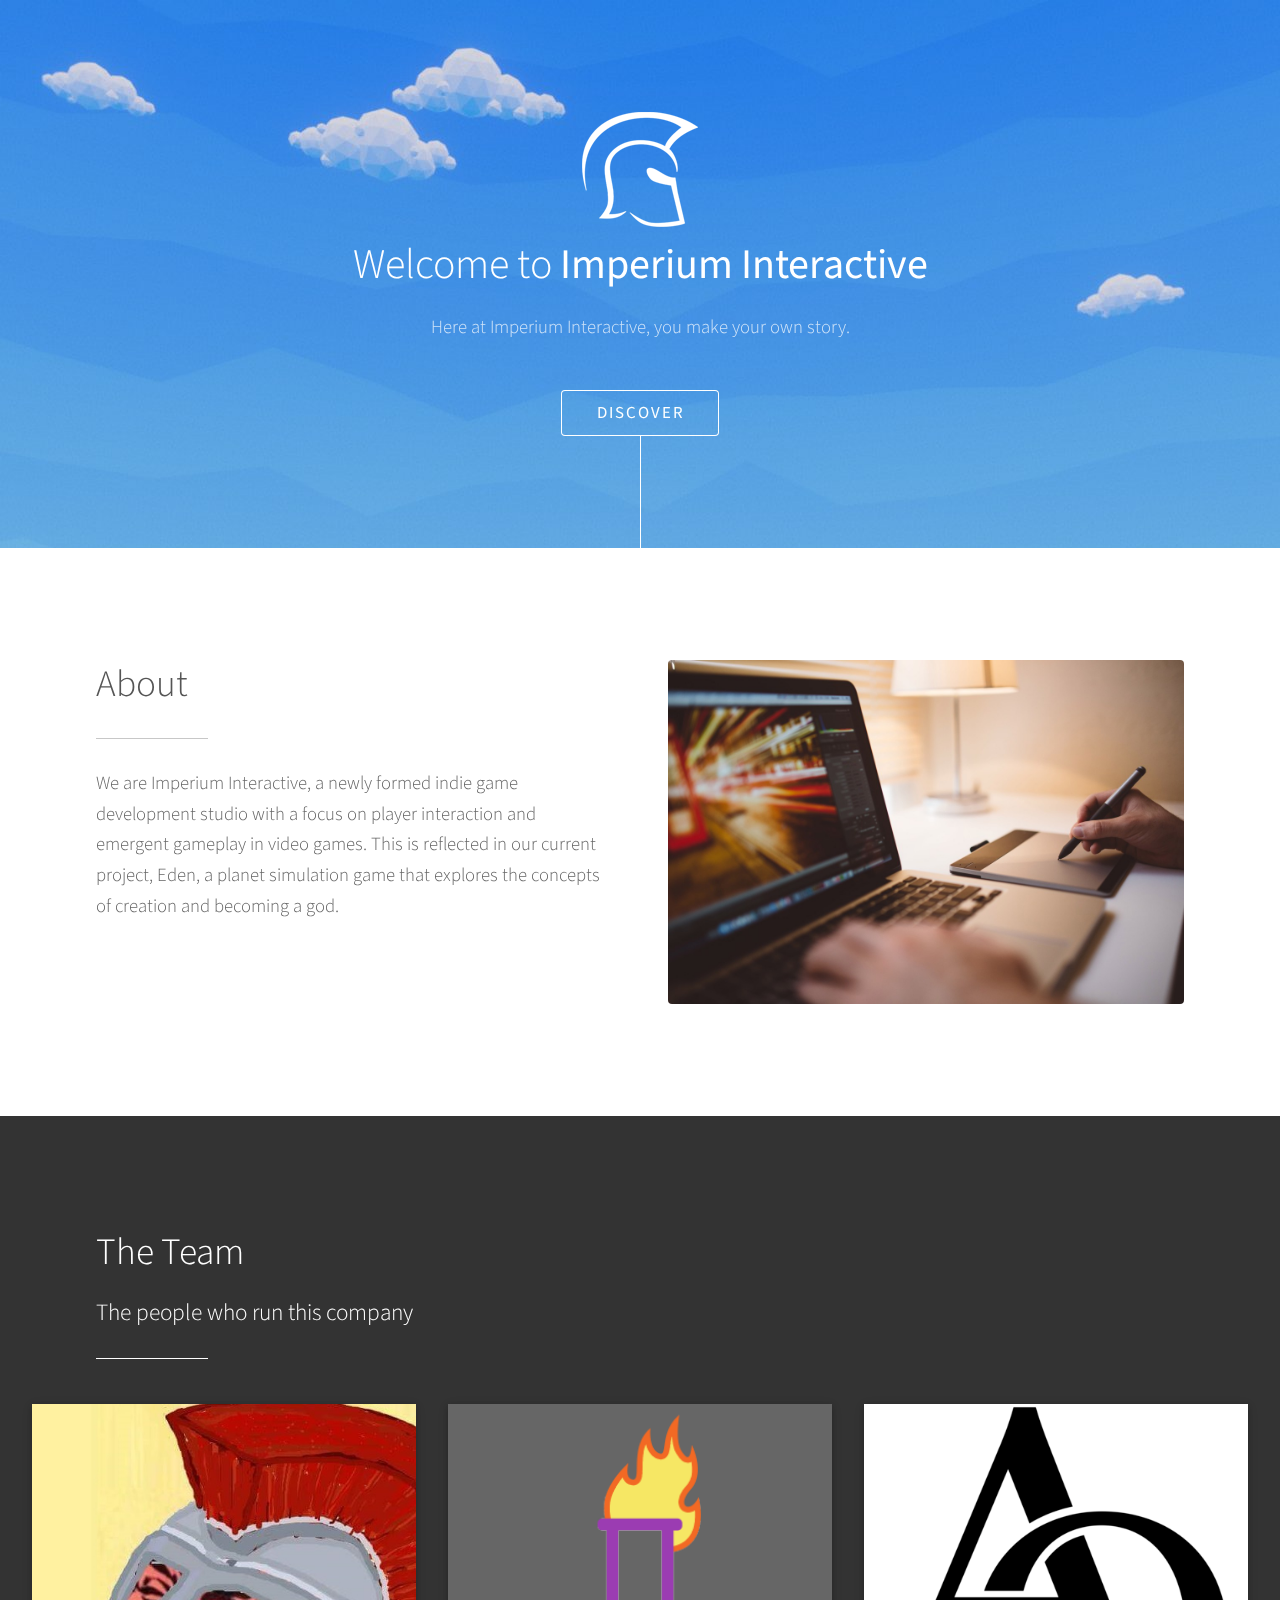
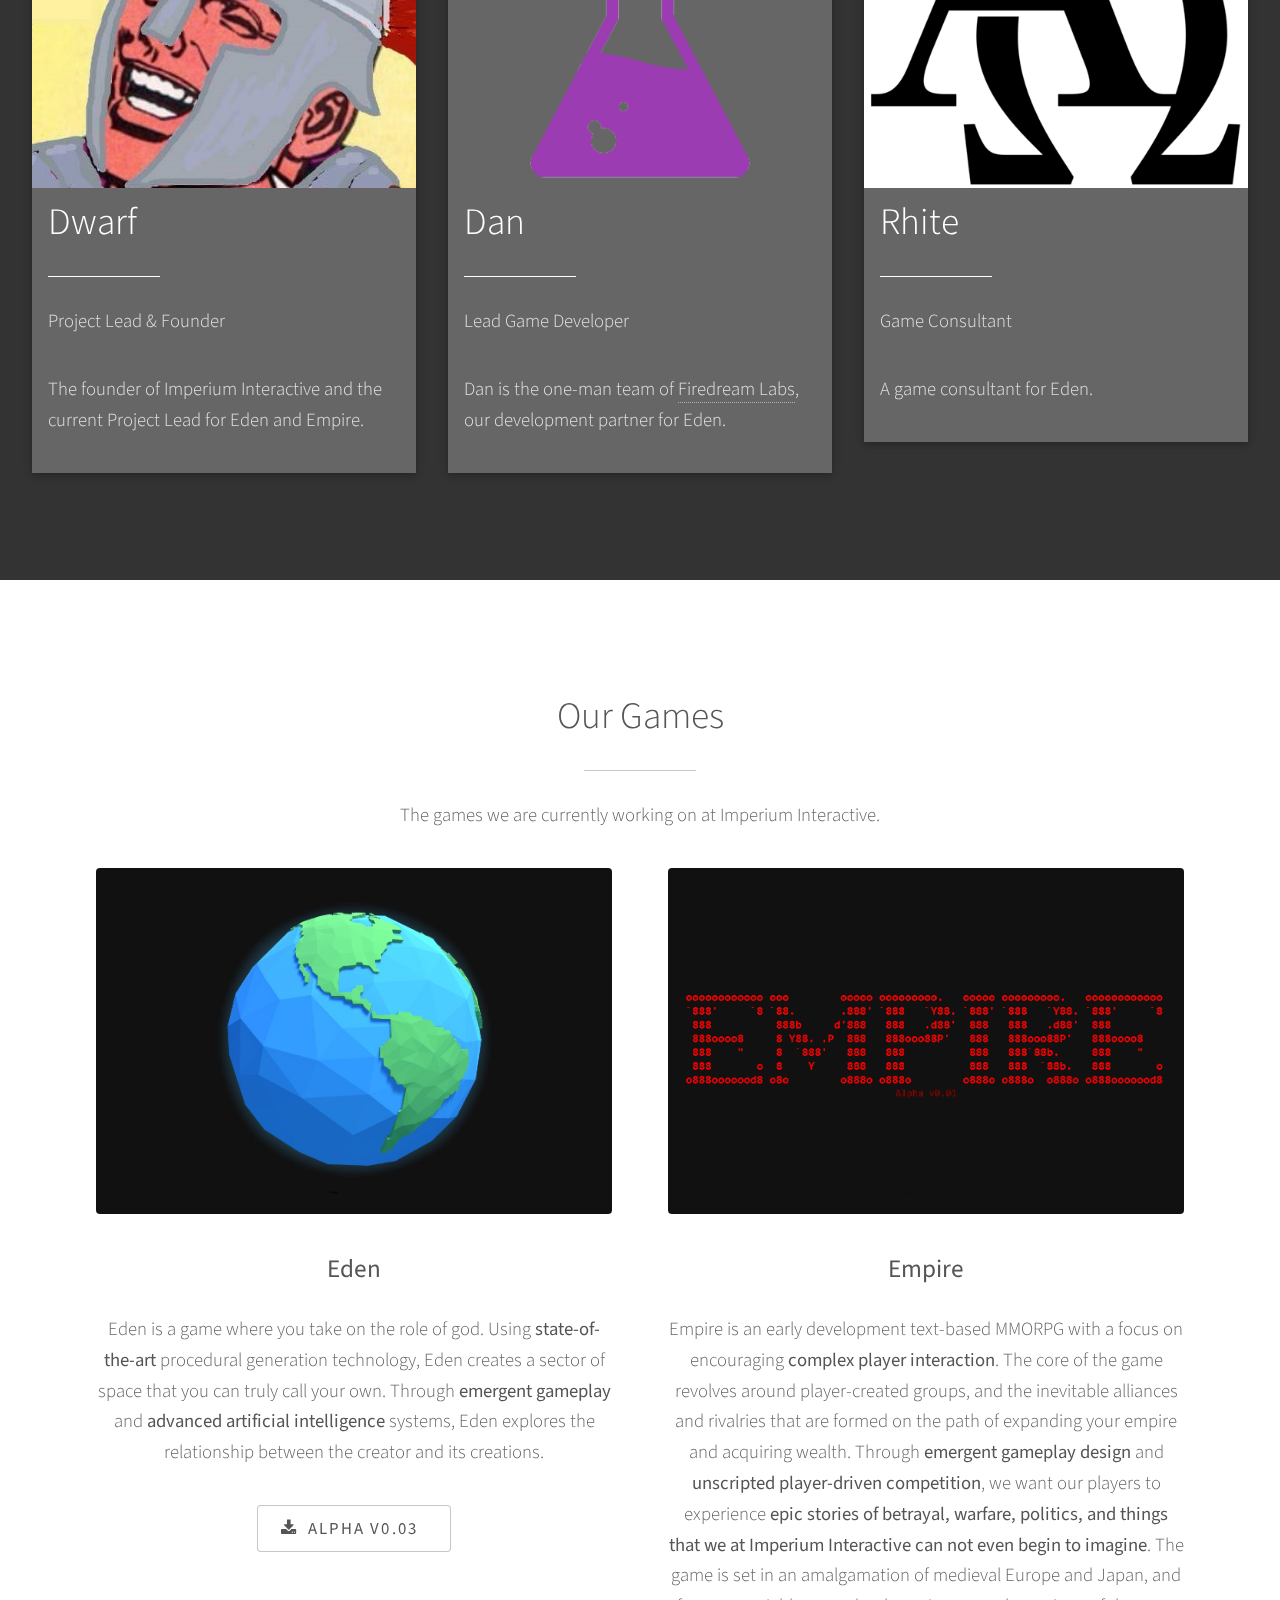
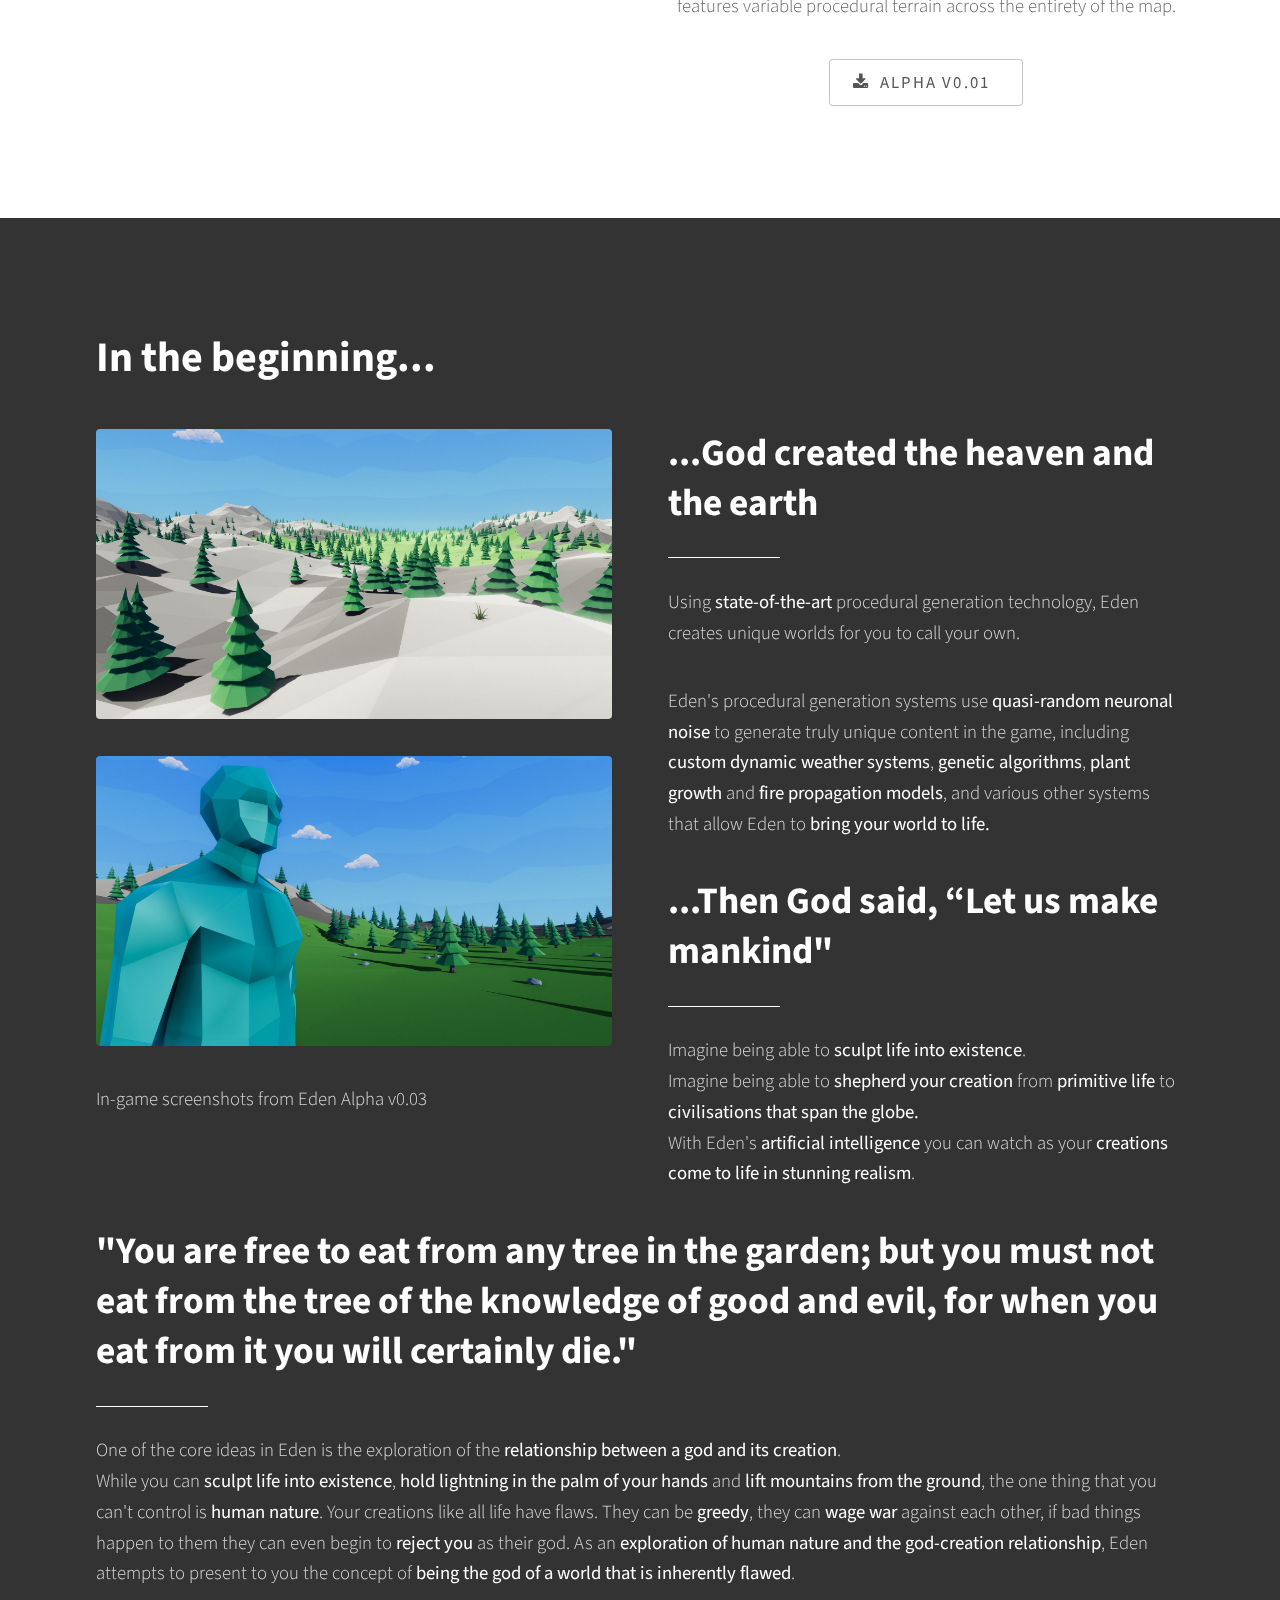
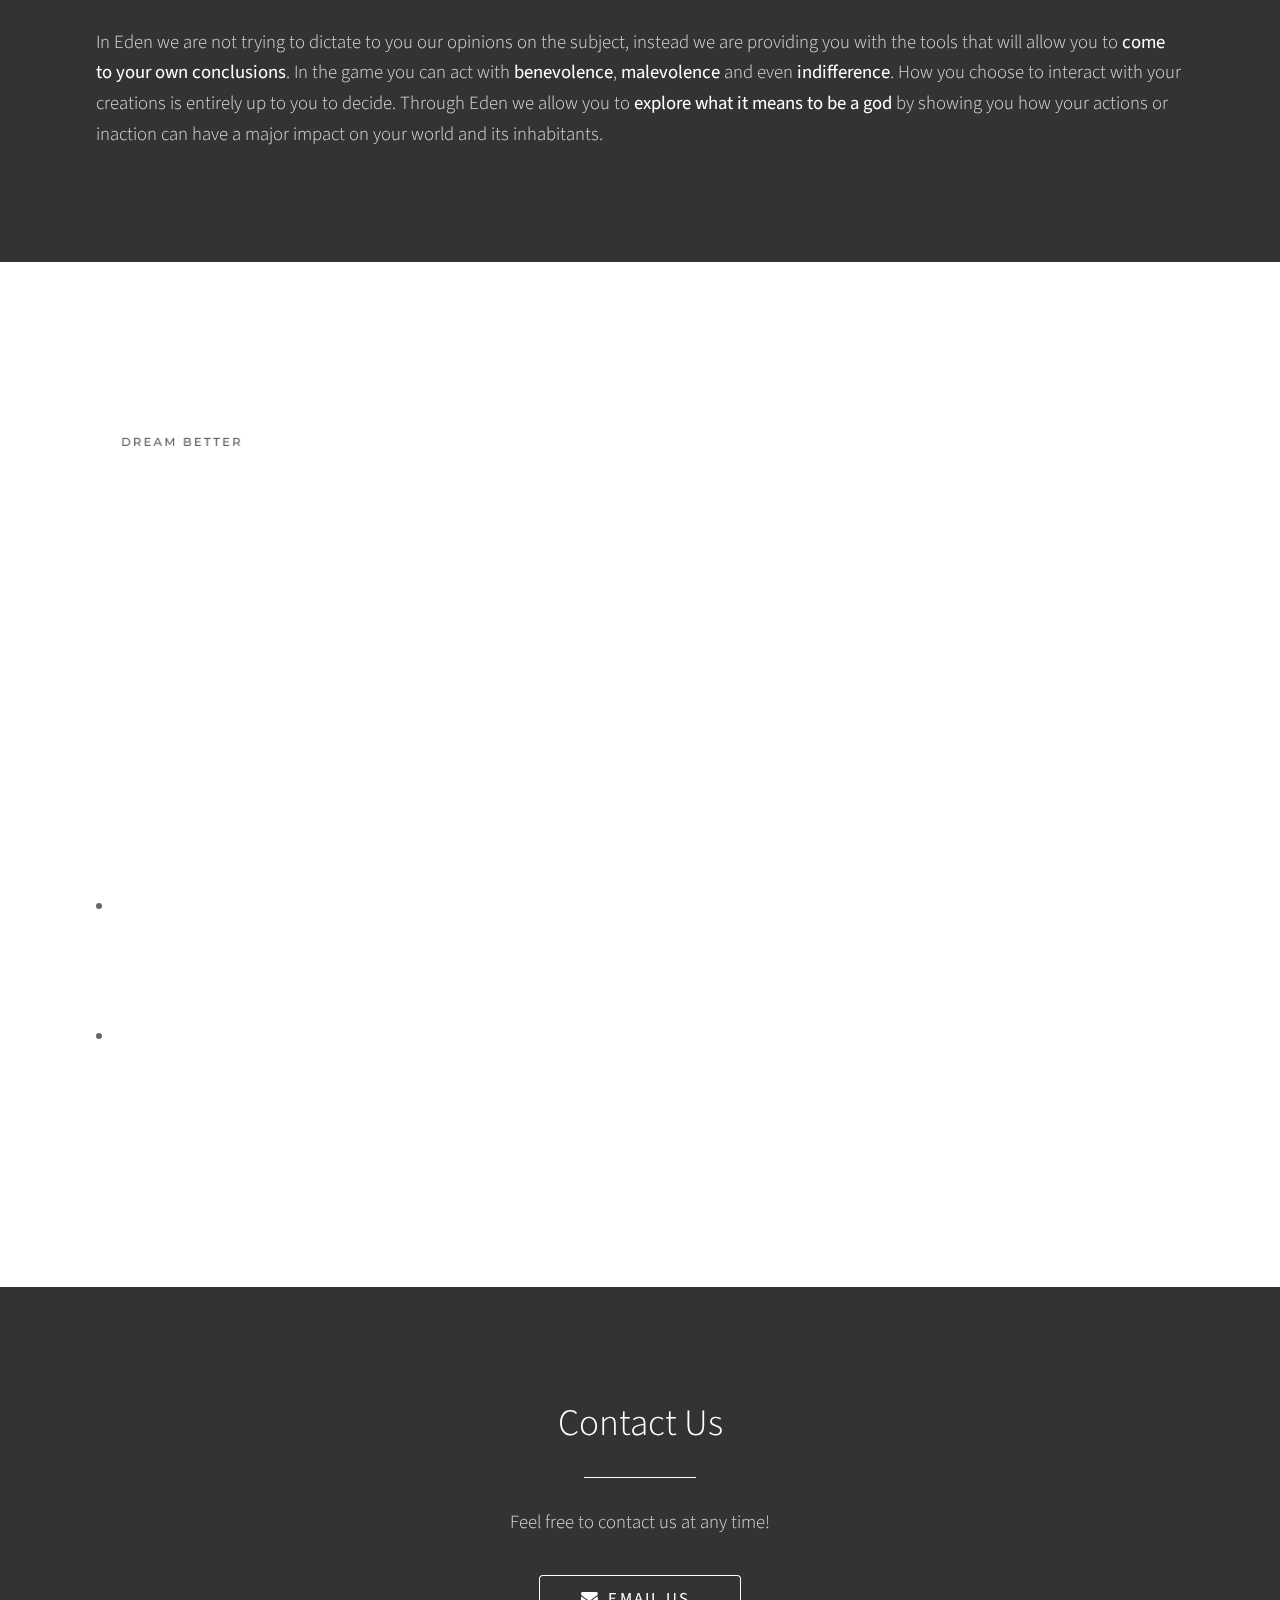
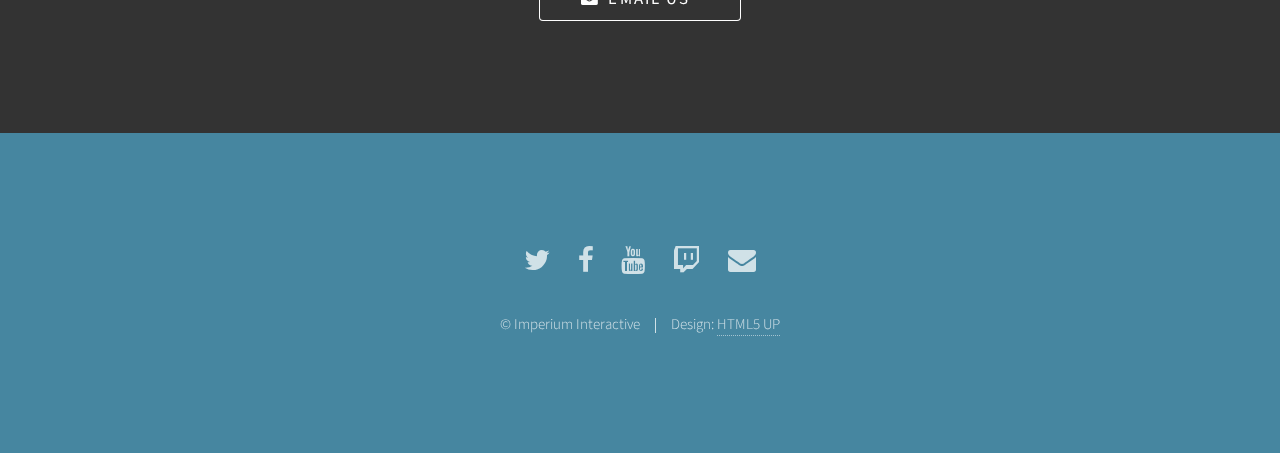
<file: index.html>
<!DOCTYPE HTML>
<!--
	Photon by HTML5 UP
	html5up.net | @ajlkn
	Free for personal and commercial use under the CCA 3.0 license (html5up.net/license)
-->
<html>
	<head>
        <title>Imperium Interactive</title>
        <link rel="shortcut icon" type="image/x-icon" href="images/website_icon.ico" />
		<meta charset="utf-8" />
		<meta name="viewport" content="width=device-width, initial-scale=1" />
		<!--[if lte IE 8]><script src="assets/js/ie/html5shiv.js"></script><![endif]-->
		<link rel="stylesheet" href="assets/css/main.css" />
		<!--[if lte IE 8]><link rel="stylesheet" href="assets/css/ie8.css" /><![endif]-->
		<!--[if lte IE 9]><link rel="stylesheet" href="assets/css/ie9.css" /><![endif]-->
	</head>
	<body>

		<!-- Header -->
			<section id="header">
				<div class="inner">
					<img class= "image.fit" src="images/logo_helmet_medium.png"/>
					<h1>Welcome to <strong>Imperium Interactive</strong></h1>
					<p>Here at Imperium Interactive, you make your own story.</p>
					<ul class="actions">
						<li><a href="#one" class="button scrolly">Discover</a></li>
					</ul>
				</div>
			</section>

		<!-- About -->
			<section id="about" class="main style1">
				<div class="container">
					<div class="row 150%">
						<div class="6u 12u$(medium)">
							<header class="major">
								<h2>About</h2>
							</header>
							<p>We are Imperium Interactive, a newly formed indie game development studio with a focus on player interaction and emergent gameplay in video games. This is reflected in our current project, Eden, a planet simulation game that explores the concepts of creation and becoming a god.</p>
						</div>
						<div class="6u$ 12u$(medium) important(medium)">
							<span class="image fit"><img src="images/computer1.jpg" alt="" /></span>
						</div>
					</div>
				</div>
			</section>
        
        <!-- Our Team -->
            <section id="team" class="main style2 mountain">
                <div class="container">
                    <header class="major">
                        <h2>The Team</h2>
                        <p>The people who run this company</p>
                    </header>
                </div>
                <div class="team-container" id="team">
                    <div class="team-col l4 m4 team-margin-bottom">
                      <div class="team-card">
                        <img src="images/dwarf_profile.jpg" alt="Dwarf" style="width:100%">
                        <div class="team-container">
                            <header class="major">
                                <h2>Dwarf</h2>
                            </header>
                            <p>Project Lead & Founder</p>
                            <p>The founder of Imperium Interactive and the current Project Lead for Eden and Empire.</p>
                        </div>
                      </div>
                    </div>

                    <div class="team-col l4 m4 team-margin-bottom">
                      <div class="team-card">
                        <img src="images/dan_profile.png" alt="Dan" style="width:100%">
                        <div class="team-container">
                            <header class="major">
                                <h2>Dan</h2>
                            </header>
                            <p>Lead Game Developer</p>
                            <p>Dan is the one-man team of <a href="http://www.firedreamlabs.tk/">Firedream Labs</a>, our development partner for Eden.</p>
                        </div>
                      </div>
                    </div>

                    <div class="team-col l4 m4 team-margin-bottom">
                      <div class="team-card">
                        <img src="images/rhite_profile.png" alt="Rhite" style="width:100%">
                        <div class="team-container">
                            <header class="major">
                                <h2>Rhite</h2>
                            </header>
                            <p>Game Consultant</p>
                            <p>A game consultant for Eden.</p>
                        </div>
                      </div>
                    </div>
                  </div>
            </section>
        
		<!-- Our Games -->
			<section id="games" class="main style1 special">
				<div class="container">
					<header class="major">
						<h2>Our Games</h2>
					</header>
					<p>The games we are currently working on at Imperium Interactive.</p>
					<div class="row 150%">
						<div class="6u 12u$(medium)">
							<span class="image fit"><img src="images/earth.jpg" alt="" /></span>
                            <h3><strong>Eden</strong></h3>
                            <p>Eden is a game where you take on the role of god. Using <b>state-of-the-art</b> procedural generation technology, Eden creates a sector of space that you can truly call your own. Through <b>emergent gameplay</b> and <b>advanced artificial intelligence</b> systems, Eden explores the relationship between the creator and its creations.</p>
							<ul class="actions">
								<li><a href="https://www.dropbox.com/sh/lp8meqh3zy5vf33/AAB2F2g_lvMt6EnCIugUbrQua?dl=0" class="button icon fa-download">Alpha v0.03</a></li>
							</ul>
						</div>
						<div class="6u 12u$(medium)">
							<span class="image fit"><img src="images/empire_console.gif" alt="" /></span>
							<h3><strong>Empire</strong></h3>
                            <p>Empire is an early development text-based MMORPG with a focus on encouraging <b>complex player interaction</b>. The core of the game revolves around player-created groups, and the inevitable alliances and rivalries that are formed on the path of expanding your empire and acquiring wealth. Through <b>emergent gameplay design</b> and <b>unscripted player-driven competition</b>, we want our players to experience <b>epic stories of betrayal, warfare, politics, and things that we at Imperium Interactive can not even begin to imagine</b>. The game is set in an amalgamation of medieval Europe and Japan, and features variable procedural terrain across the entirety of the map.</p>
							<ul class="actions">
								<li><a href="https://www.dropbox.com/s/4mewiodq9ver8w7/Empire.zip?dl=0" class="button icon fa-download">Alpha v0.01</a></li>
							</ul>
						</div>
							</ul>
						</div>
					</div>
				</div>
			</section>

        <!-- Eden -->
			<section id="eden" class="main style2 mountain text">
				<div class="container">
                    <h1 style="font-weight: bold;">In the beginning...</h1>
                    
                    <div class="row 150%">
                        <div class="6u 12u$(medium)">
                            <span class="image fit"><img src="images/mountain_view.jpg" alt="" /></span>
                            <span class="image fit"><img src="images/life.jpg" alt="" /></span>
                            <p>In-game screenshots from Eden Alpha v0.03</p>
                        </div>
                        <div class="6u 12u$(medium)">
                            <header class="major">
                                <h2 style="font-weight: bold;">...God created the heaven and the earth</h2>
                            </header>
                            <p>Using <b>state-of-the-art</b> procedural generation technology, Eden creates unique worlds for you to call your own.</p>
                            <p>Eden's procedural generation systems use <b>quasi-random neuronal noise</b> to generate truly unique content in the game, including <b>custom dynamic weather systems</b>, <b>genetic algorithms</b>, <b>plant growth</b> and <b>fire propagation models</b>, and various other systems that allow Eden to <b>bring your world to life.</b></p>
                            <header class="major">
                                <h2 style="font-weight: bold;">...Then God said, “Let us make mankind"</h2>
                            </header>
                            <p>Imagine being able to <b>sculpt life into existence</b>.<br>
                                Imagine being able to <b>shepherd your creation</b> from <b>primitive life</b> to <b> civilisations that span the globe.</b><br>
                                With Eden's <b>artificial intelligence</b> you can watch as your <b>creations come to life in stunning realism</b>.</p>
                        </div>
                        <header class="major">
                            <h2 style="font-weight: bold;">"You are free to eat from any tree in the garden; but you must not eat from the tree of the knowledge of good and evil, for when you eat from it you will certainly die."</h2>
                        </header>
                            <p>One of the core ideas in Eden is the exploration of the <b>relationship between a god and its creation</b>.<br>
                                While you can <b>sculpt life into existence</b>, <b>hold lightning in the palm of your hands</b> and <b>lift mountains from the ground</b>, the one thing that you can't control is <b>human nature</b>. Your creations like all life have flaws. They can be <b>greedy</b>, they can <b>wage war</b> against each other, if bad things happen to them they can even begin to <b>reject you</b> as their god. As an <b>exploration of human nature and the god-creation relationship</b>, Eden attempts to present to you the concept of <b>being the god of a world that is inherently flawed</b>.</p>
                        <p>In Eden we are not trying to dictate to you our opinions on the subject, instead we are providing you with the tools that will allow you to <b>come to your own conclusions</b>. In the game you can act with <b>benevolence</b>, <b>malevolence</b> and even <b>indifference</b>. How you choose to interact with your creations is entirely up to you to decide. Through Eden we allow you to <b>explore what it means to be a god</b> by showing you how your actions or inaction can have a major impact on your world and its inhabitants.</p>
                    </div>
				</div>
			</section>

         <!-- W/ARE -->
			<section id="ware" class="main style2 ware">
                <div style="position: fixed; top: 0; width: 100%; height: 100%; z-index: -1;">
                    <video src="https://ware-virtual.s3.amazonaws.com/uploads/zva_bank_docs.file/ware-home-loop.mp4" loop autoplay preload muted playsinline id="video" style="width:100%; height:100%"></video>
                </div>
                <div class="container">
                    <div class="8u 12u$(medium)">
                        <a href="http://ware-tech.cloud/" style="border-bottom: none;"><img class= "image.fit" src="images/ware-logo.png" style="width:20%;height:20%;"/></a>
                        <br>
                        <br>
                        <header class="major">
                            <h2>We are partnering with W/ARE... <i>with your help</i></h2>
                        </header>
                        <p>As some of you may know by now, Imperium Interactive has been shortlisted as an eligible candidate for W/ARE's first generation of premium partners!</p>
                        <p>W/ARE's <b>state-of-the-art lucid dreaming induction headset</b> will <b>revolutionise</b> our current line-up of games in development. Our first game to be ported to the platform will be Eden, our alpha-stage planet simulation game.</p>
                        <p>The W/ARE headset will allow us to:</p>
                        <ul>
                            <li><p>Use the <b>computational processing power of the human brain</b> to produce <b>stunningly realistic and immersive simulations</b>. This includes textures, sounds, smells and tastes <b>never before seen</b> in the history of gaming.</p></li>
                            <li><p>Create amazing multiplayer gaming experiences! W/ARE's <b>peer-to-peer dreamscape processing assistance</b> will allow you to bring your friends in on the fun. The real <b>pièce de résistance</b> of the application of this technology is with our MMORPG, Empire. This would allow you to play with <b>hundreds, if not thousands of players concurrently</b> in a <b>smooth and clear experience</b> for all users.</p></li>
                        </ul>
                    </div>
                </div>
			</section>

		<!-- Contact Us -->
			<section id="contact" class="main style2 mountain special">
				<div class="container">
					<header class="major">
						<h2>Contact Us</h2>
					</header>
					<p>Feel free to contact us at any time!</p>
					<ul class="actions uniform">
							<li><a href="mailto:info@imperiuminteractive.com" class="button icon fa-envelope">Email Us</a></li>
					</ul>
				</div>
			</section>

		<!-- Footer -->
			<section id="footer">
				<ul class="icons">
					<li><a href="https://twitter.com/imperiumint" class="icon alt fa-twitter"><span class="label">Twitter</span></a></li>
					<li><a href="https://www.facebook.com/Imperium-Interactive-1306169192847358" class="icon alt fa-facebook"><span class="label">Facebook</span></a></li>
					<li><a href="https://www.youtube.com/channel/UCJTrum5ORdZNtbGm3M38sJg" class="icon alt fa-youtube"><span class="label">YouTube</span></a></li>
                    <li><a href="https://www.twitch.tv/imperiuminteractive" class="icon alt fa-twitch"><span class="label">Twitch</span></a></li>
					<li><a href="mailto:info@imperiuminteractive.com" class="icon alt fa-envelope"><span class="label">Email</span></a></li>
				</ul>
				<ul class="copyright">
					<li>&copy; Imperium Interactive</li><li>Design: <a href="http://html5up.net">HTML5 UP</a></li>
				</ul>
			</section>

		<!-- Scripts -->
			<script src="assets/js/jquery.min.js"></script>
			<script src="assets/js/jquery.scrolly.min.js"></script>
			<script src="assets/js/skel.min.js"></script>
			<script src="assets/js/util.js"></script>
			<!--[if lte IE 8]><script src="assets/js/ie/respond.min.js"></script><![endif]-->
			<script src="assets/js/main.js"></script>

	</body>
</html>
</file>
<file: assets/css/ie8.css>
/*
	Photon by HTML5 UP
	html5up.net | @ajlkn
	Free for personal and commercial use under the CCA 3.0 license (html5up.net/license)
*/

/* Basic */

	hr {
		border-bottom: solid 1px #ccc;
	}

	blockquote {
		border-left: solid 4px #ccc;
	}

	code {
		border: solid 1px #ccc;
	}

/* Section/Article */

	header.major:after {
		background: #ccc;
	}

/* Form */

	input[type="text"],
	input[type="password"],
	input[type="email"],
	select,
	textarea {
		-ms-behavior: url("assets/js/ie/PIE.htc");
		border: solid 1px #ccc;
		position: relative;
	}

/* List */

	ul.alt li {
		border-top: solid 1px #ccc;
	}

	ul.major-icons li .icon {
		-ms-behavior: url("assets/js/ie/PIE.htc");
		border: solid 1px #ccc;
		position: relative;
	}

/* Table */

	table thead {
		border-bottom: solid 1px #ccc;
	}

	table tfoot {
		border-top: solid 1px #ccc;
	}

	table.alt tbody tr td {
		border: solid 1px #ccc;
		border-left-width: 0;
		border-top-width: 0;
	}

/* Button */

	input[type="submit"],
	input[type="reset"],
	input[type="button"],
	button,
	.button {
		-ms-behavior: url("assets/js/ie/PIE.htc");
		border: solid 1px #ccc;
		position: relative;
	}

/* Image */

	.image {
		-ms-behavior: url("assets/js/ie/PIE.htc");
	}

		.image img {
			-ms-behavior: url("assets/js/ie/PIE.htc");
			position: relative;
		}

/* Main */

	.main.style2 {
		background-color: #333;
		color: #ffffff;
		-ms-behavior: url("assets/js/ie/backgroundsize.min.htc");
		background-image: url("../../images/header.jpg");
		background-size: cover;
		position: relative;
	}

		.main.style2 a {
			border-bottom-color: #ffffff;
		}

			.main.style2 a:hover {
				color: #ffffff;
			}

		.main.style2 h1, .main.style2 h2, .main.style2 h3, .main.style2 h4, .main.style2 h5, .main.style2 h6, .main.style2 strong, .main.style2 b {
			color: #ffffff;
		}

		.main.style2 header p {
			color: #ffffff;
		}

		.main.style2 header.major:after {
			background: #ffffff;
		}

		.main.style2 input[type="submit"],
		.main.style2 input[type="reset"],
		.main.style2 input[type="button"],
		.main.style2 button,
		.main.style2 .button {
			border: solid 1px #ffffff !important;
			color: #ffffff !important;
		}

			.main.style2 input[type="submit"]:hover,
			.main.style2 input[type="reset"]:hover,
			.main.style2 input[type="button"]:hover,
			.main.style2 button:hover,
			.main.style2 .button:hover {
				background-color: transparent;
			}

			.main.style2 input[type="submit"]:active,
			.main.style2 input[type="reset"]:active,
			.main.style2 input[type="button"]:active,
			.main.style2 button:active,
			.main.style2 .button:active {
				background-color: transparent;
			}

			.main.style2 input[type="submit"].special,
			.main.style2 input[type="reset"].special,
			.main.style2 input[type="button"].special,
			.main.style2 button.special,
			.main.style2 .button.special {
				background-color: #ffffff;
				border: solid 1px #ffffff !important;
				color: #333 !important;
			}

				.main.style2 input[type="submit"].special:hover,
				.main.style2 input[type="reset"].special:hover,
				.main.style2 input[type="button"].special:hover,
				.main.style2 button.special:hover,
				.main.style2 .button.special:hover {
					background-color: transparent !important;
					color: #ffffff !important;
				}

				.main.style2 input[type="submit"].special:active,
				.main.style2 input[type="reset"].special:active,
				.main.style2 input[type="button"].special:active,
				.main.style2 button.special:active,
				.main.style2 .button.special:active {
					background-color: transparent !important;
				}

		.main.style2 ul.major-icons li .icon {
			border-color: #ffffff;
		}

		.main.style2 .icon.major {
			color: #ffffff;
		}

		.main.style2:before {
			background-image: url("images/overlay1.png");
			content: '';
			height: 100%;
			left: 0;
			position: absolute;
			top: 0;
			width: 100%;
		}

		.main.style2 > * {
			position: relative;
			z-index: 1;
		}

/* Header */

	#header {
		background-color: #4686a0;
		color: #ffffff;
	}

		#header a {
			border-bottom-color: #ffffff;
		}

			#header a:hover {
				color: #ffffff;
			}

		#header h1, #header h2, #header h3, #header h4, #header h5, #header h6, #header strong, #header b {
			color: #ffffff;
		}

		#header header p {
			color: #ffffff;
		}

		#header header.major:after {
			background: #ffffff;
		}

		#header input[type="submit"],
		#header input[type="reset"],
		#header input[type="button"],
		#header button,
		#header .button {
			border: solid 1px #ffffff !important;
			color: #ffffff !important;
		}

			#header input[type="submit"]:hover,
			#header input[type="reset"]:hover,
			#header input[type="button"]:hover,
			#header button:hover,
			#header .button:hover {
				background-color: transparent;
			}

			#header input[type="submit"]:active,
			#header input[type="reset"]:active,
			#header input[type="button"]:active,
			#header button:active,
			#header .button:active {
				background-color: transparent;
			}

			#header input[type="submit"].special,
			#header input[type="reset"].special,
			#header input[type="button"].special,
			#header button.special,
			#header .button.special {
				background-color: #ffffff;
				border: solid 1px #ffffff !important;
				color: #4686a0 !important;
			}

				#header input[type="submit"].special:hover,
				#header input[type="reset"].special:hover,
				#header input[type="button"].special:hover,
				#header button.special:hover,
				#header .button.special:hover {
					background-color: transparent !important;
					color: #ffffff !important;
				}

				#header input[type="submit"].special:active,
				#header input[type="reset"].special:active,
				#header input[type="button"].special:active,
				#header button.special:active,
				#header .button.special:active {
					background-color: transparent !important;
				}

		#header ul.major-icons li .icon {
			border-color: #ffffff;
		}

		#header .icon.major {
			color: #ffffff;
		}

/* Footer */

	#footer {
		background-color: #4686a0;
		color: #ffffff;
	}

		#footer a {
			border-bottom-color: #ffffff;
		}

			#footer a:hover {
				color: #ffffff;
			}

		#footer h1, #footer h2, #footer h3, #footer h4, #footer h5, #footer h6, #footer strong, #footer b {
			color: #ffffff;
		}

		#footer header p {
			color: #ffffff;
		}

		#footer header.major:after {
			background: #ffffff;
		}

		#footer input[type="submit"],
		#footer input[type="reset"],
		#footer input[type="button"],
		#footer button,
		#footer .button {
			border: solid 1px #ffffff !important;
			color: #ffffff !important;
		}

			#footer input[type="submit"]:hover,
			#footer input[type="reset"]:hover,
			#footer input[type="button"]:hover,
			#footer button:hover,
			#footer .button:hover {
				background-color: transparent;
			}

			#footer input[type="submit"]:active,
			#footer input[type="reset"]:active,
			#footer input[type="button"]:active,
			#footer button:active,
			#footer .button:active {
				background-color: transparent;
			}

			#footer input[type="submit"].special,
			#footer input[type="reset"].special,
			#footer input[type="button"].special,
			#footer button.special,
			#footer .button.special {
				background-color: #ffffff;
				border: solid 1px #ffffff !important;
				color: #4686a0 !important;
			}

				#footer input[type="submit"].special:hover,
				#footer input[type="reset"].special:hover,
				#footer input[type="button"].special:hover,
				#footer button.special:hover,
				#footer .button.special:hover {
					background-color: transparent !important;
					color: #ffffff !important;
				}

				#footer input[type="submit"].special:active,
				#footer input[type="reset"].special:active,
				#footer input[type="button"].special:active,
				#footer button.special:active,
				#footer .button.special:active {
					background-color: transparent !important;
				}

		#footer ul.major-icons li .icon {
			border-color: #ffffff;
		}

		#footer .icon.major {
			color: #ffffff;
		}
</file>
<file: assets/css/ie9.css>
/*
	Photon by HTML5 UP
	html5up.net | @ajlkn
	Free for personal and commercial use under the CCA 3.0 license (html5up.net/license)
*/

/* Header */

	#header {
		background-image: none;
		filter: progid:DXImageTransform.Microsoft.Gradient(startColorStr="#4fa49a", endColorStr="#4361c2", GradientType=1);
		position: relative;
	}

		#header:before {
			background-image: url("images/overlay2.png"), url("images/overlay3.svg");
			background-position: top left,							center center;
			background-size: auto,								cover;
			content: '';
			height: 100%;
			left: 0;
			position: absolute;
			top: 0;
			width: 100%;
		}

		#header > * {
			position: relative;
			z-index: 1;
		}

/* Footer */

	#footer {
		background-image: none;
		filter: progid:DXImageTransform.Microsoft.Gradient(startColorStr="#4361c2", endColorStr="#4fa49a", GradientType=1);
		position: relative;
	}

		#footer:before {
			background-image: url("images/overlay2.png"), url("images/overlay4.svg");
			background-position: top left,							center center;
			background-size: auto,								cover;
			content: '';
			height: 100%;
			left: 0;
			position: absolute;
			top: 0;
			width: 100%;
		}

		#footer > * {
			position: relative;
			z-index: 1;
		}
</file>
<file: assets/css/main.css>
@import url("font-awesome.min.css");
@import url("https://fonts.googleapis.com/css?family=Source+Sans+Pro:300,300italic,400,400italic");

/*
	Photon by HTML5 UP
	html5up.net | @ajlkn
	Free for personal and commercial use under the CCA 3.0 license (html5up.net/license)
*/

/* Reset */

	html, body, div, span, applet, object, iframe, h1, h2, h3, h4, h5, h6, p, blockquote, pre, a, abbr, acronym, address, big, cite, code, del, dfn, em, img, ins, kbd, q, s, samp, small, strike, strong, sub, sup, tt, var, b, u, i, center, dl, dt, dd, ol, ul, li, fieldset, form, label, legend, table, caption, tbody, tfoot, thead, tr, th, td, article, aside, canvas, details, embed, figure, figcaption, footer, header, hgroup, menu, nav, output, ruby, section, summary, time, mark, audio, video {
		margin: 0;
		padding: 0;
		border: 0;
		font-size: 100%;
		font: inherit;
		vertical-align: baseline;
	}

	article, aside, details, figcaption, figure, footer, header, hgroup, menu, nav, section {
		display: block;
	}

	body {
		line-height: 1;
	}

	ol, ul {
		list-style: none;
	}

	blockquote, q {
		quotes: none;
	}

	blockquote:before, blockquote:after, q:before, q:after {
		content: '';
		content: none;
	}

	table {
		border-collapse: collapse;
		border-spacing: 0;
	}

	body {
		-webkit-text-size-adjust: none;
	}

/* Box Model */

	*, *:before, *:after {
		-moz-box-sizing: border-box;
		-webkit-box-sizing: border-box;
		box-sizing: border-box;
	}

/* Containers */

	.container {
		margin-left: auto;
		margin-right: auto;
        display:table;
        clear:both;
        
        padding:0.01em 16px
	}

	.container.\31 25\25 {
		width: 100%;
		max-width: 75em;
		min-width: 60em;
	}

	.container.\37 5\25 {
		width: 45em;
	}

	.container.\35 0\25 {
		width: 30em;
	}

	.container.\32 5\25 {
		width: 15em;
	}

	.container {
		width: 60em;
	}

	@media screen and (max-width: 1680px) {

		.container.\31 25\25 {
			width: 100%;
			max-width: 75em;
			min-width: 60em;
		}

		.container.\37 5\25 {
			width: 45em;
		}

		.container.\35 0\25 {
			width: 30em;
		}

		.container.\32 5\25 {
			width: 15em;
		}

		.container {
			width: 60em;
		}

	}

	@media screen and (max-width: 1140px) {

		.container.\31 25\25 {
			width: 100%;
			max-width: 112.5%;
			min-width: 90%;
		}

		.container.\37 5\25 {
			width: 67.5%;
		}

		.container.\35 0\25 {
			width: 45%;
		}

		.container.\32 5\25 {
			width: 22.5%;
		}

		.container {
			width: 90%;
		}

	}

	@media screen and (max-width: 980px) {

		.container.\31 25\25 {
			width: 100%;
			max-width: 125%;
			min-width: 100%;
		}

		.container.\37 5\25 {
			width: 75%;
		}

		.container.\35 0\25 {
			width: 50%;
		}

		.container.\32 5\25 {
			width: 25%;
		}

		.container {
			width: 100% !important;
		}

	}

	@media screen and (max-width: 736px) {

		.container.\31 25\25 {
			width: 100%;
			max-width: 125%;
			min-width: 100%;
		}

		.container.\37 5\25 {
			width: 75%;
		}

		.container.\35 0\25 {
			width: 50%;
		}

		.container.\32 5\25 {
			width: 25%;
		}

		.container {
			width: 100% !important;
		}

	}

	@media screen and (max-width: 480px) {

		.container.\31 25\25 {
			width: 100%;
			max-width: 125%;
			min-width: 100%;
		}

		.container.\37 5\25 {
			width: 75%;
		}

		.container.\35 0\25 {
			width: 50%;
		}

		.container.\32 5\25 {
			width: 25%;
		}

		.container {
			width: 100% !important;
		}

	}

	@media screen and (max-width: 320px) {

		.container.\31 25\25 {
			width: 100%;
			max-width: 125%;
			min-width: 100%;
		}

		.container.\37 5\25 {
			width: 75%;
		}

		.container.\35 0\25 {
			width: 50%;
		}

		.container.\32 5\25 {
			width: 25%;
		}

		.container {
			width: 100% !important;
		}

	}

/* Grid */

	.row {
		border-bottom: solid 1px transparent;
		-moz-box-sizing: border-box;
		-webkit-box-sizing: border-box;
		box-sizing: border-box;
	}

	.row > * {
		float: left;
		-moz-box-sizing: border-box;
		-webkit-box-sizing: border-box;
		box-sizing: border-box;
	}

	.row:after, .row:before {
		content: '';
		display: table;
		clear: both;
		height: 0;
	}

	.row.uniform > * > :first-child {
		margin-top: 0;
	}

	.row.uniform > * > :last-child {
		margin-bottom: 0;
	}

	.row.\30 \25 > * {
		padding: 0 0 0 0em;
	}

	.row.\30 \25 {
		margin: 0 0 -1px 0em;
	}

	.row.uniform.\30 \25 > * {
		padding: 0em 0 0 0em;
	}

	.row.uniform.\30 \25 {
		margin: 0em 0 -1px 0em;
	}

	.row > * {
		padding: 0 0 0 2em;
	}

	.row {
		margin: 0 0 -1px -2em;
	}

	.row.uniform > * {
		padding: 2em 0 0 2em;
	}

	.row.uniform {
		margin: -2em 0 -1px -2em;
	}

	.row.\32 00\25 > * {
		padding: 0 0 0 4em;
	}

	.row.\32 00\25 {
		margin: 0 0 -1px -4em;
	}

	.row.uniform.\32 00\25 > * {
		padding: 4em 0 0 4em;
	}

	.row.uniform.\32 00\25 {
		margin: -4em 0 -1px -4em;
	}

	.row.\31 50\25 > * {
		padding: 0 0 0 3em;
	}

	.row.\31 50\25 {
		margin: 0 0 -1px -3em;
	}

	.row.uniform.\31 50\25 > * {
		padding: 3em 0 0 3em;
	}

	.row.uniform.\31 50\25 {
		margin: -3em 0 -1px -3em;
	}

	.row.\35 0\25 > * {
		padding: 0 0 0 1em;
	}

	.row.\35 0\25 {
		margin: 0 0 -1px -1em;
	}

	.row.uniform.\35 0\25 > * {
		padding: 1em 0 0 1em;
	}

	.row.uniform.\35 0\25 {
		margin: -1em 0 -1px -1em;
	}

	.row.\32 5\25 > * {
		padding: 0 0 0 0.5em;
	}

	.row.\32 5\25 {
		margin: 0 0 -1px -0.5em;
	}

	.row.uniform.\32 5\25 > * {
		padding: 0.5em 0 0 0.5em;
	}

	.row.uniform.\32 5\25 {
		margin: -0.5em 0 -1px -0.5em;
	}

	.\31 2u, .\31 2u\24 {
		width: 100%;
		clear: none;
		margin-left: 0;
	}

	.\31 1u, .\31 1u\24 {
		width: 91.6666666667%;
		clear: none;
		margin-left: 0;
	}

	.\31 0u, .\31 0u\24 {
		width: 83.3333333333%;
		clear: none;
		margin-left: 0;
	}

	.\39 u, .\39 u\24 {
		width: 75%;
		clear: none;
		margin-left: 0;
	}

	.\38 u, .\38 u\24 {
		width: 66.6666666667%;
		clear: none;
		margin-left: 0;
	}

	.\37 u, .\37 u\24 {
		width: 58.3333333333%;
		clear: none;
		margin-left: 0;
	}

	.\36 u, .\36 u\24 {
		width: 50%;
		clear: none;
		margin-left: 0;
	}

	.\35 u, .\35 u\24 {
		width: 41.6666666667%;
		clear: none;
		margin-left: 0;
	}

	.\34 u, .\34 u\24 {
		width: 33.3333333333%;
		clear: none;
		margin-left: 0;
	}

	.\33 u, .\33 u\24 {
		width: 25%;
		clear: none;
		margin-left: 0;
	}

	.\32 u, .\32 u\24 {
		width: 16.6666666667%;
		clear: none;
		margin-left: 0;
	}

	.\31 u, .\31 u\24 {
		width: 8.3333333333%;
		clear: none;
		margin-left: 0;
	}

	.\31 2u\24 + *,
	.\31 1u\24 + *,
	.\31 0u\24 + *,
	.\39 u\24 + *,
	.\38 u\24 + *,
	.\37 u\24 + *,
	.\36 u\24 + *,
	.\35 u\24 + *,
	.\34 u\24 + *,
	.\33 u\24 + *,
	.\32 u\24 + *,
	.\31 u\24 + * {
		clear: left;
	}

	.\-11u {
		margin-left: 91.66667%;
	}

	.\-10u {
		margin-left: 83.33333%;
	}

	.\-9u {
		margin-left: 75%;
	}

	.\-8u {
		margin-left: 66.66667%;
	}

	.\-7u {
		margin-left: 58.33333%;
	}

	.\-6u {
		margin-left: 50%;
	}

	.\-5u {
		margin-left: 41.66667%;
	}

	.\-4u {
		margin-left: 33.33333%;
	}

	.\-3u {
		margin-left: 25%;
	}

	.\-2u {
		margin-left: 16.66667%;
	}

	.\-1u {
		margin-left: 8.33333%;
	}

	@media screen and (max-width: 1680px) {

		.row > * {
			padding: 0 0 0 2em;
		}

		.row {
			margin: 0 0 -1px -2em;
		}

		.row.uniform > * {
			padding: 2em 0 0 2em;
		}

		.row.uniform {
			margin: -2em 0 -1px -2em;
		}

		.row.\32 00\25 > * {
			padding: 0 0 0 4em;
		}

		.row.\32 00\25 {
			margin: 0 0 -1px -4em;
		}

		.row.uniform.\32 00\25 > * {
			padding: 4em 0 0 4em;
		}

		.row.uniform.\32 00\25 {
			margin: -4em 0 -1px -4em;
		}

		.row.\31 50\25 > * {
			padding: 0 0 0 3em;
		}

		.row.\31 50\25 {
			margin: 0 0 -1px -3em;
		}

		.row.uniform.\31 50\25 > * {
			padding: 3em 0 0 3em;
		}

		.row.uniform.\31 50\25 {
			margin: -3em 0 -1px -3em;
		}

		.row.\35 0\25 > * {
			padding: 0 0 0 1em;
		}

		.row.\35 0\25 {
			margin: 0 0 -1px -1em;
		}

		.row.uniform.\35 0\25 > * {
			padding: 1em 0 0 1em;
		}

		.row.uniform.\35 0\25 {
			margin: -1em 0 -1px -1em;
		}

		.row.\32 5\25 > * {
			padding: 0 0 0 0.5em;
		}

		.row.\32 5\25 {
			margin: 0 0 -1px -0.5em;
		}

		.row.uniform.\32 5\25 > * {
			padding: 0.5em 0 0 0.5em;
		}

		.row.uniform.\32 5\25 {
			margin: -0.5em 0 -1px -0.5em;
		}

		.\31 2u\28xlarge\29, .\31 2u\24\28xlarge\29 {
			width: 100%;
			clear: none;
			margin-left: 0;
		}

		.\31 1u\28xlarge\29, .\31 1u\24\28xlarge\29 {
			width: 91.6666666667%;
			clear: none;
			margin-left: 0;
		}

		.\31 0u\28xlarge\29, .\31 0u\24\28xlarge\29 {
			width: 83.3333333333%;
			clear: none;
			margin-left: 0;
		}

		.\39 u\28xlarge\29, .\39 u\24\28xlarge\29 {
			width: 75%;
			clear: none;
			margin-left: 0;
		}

		.\38 u\28xlarge\29, .\38 u\24\28xlarge\29 {
			width: 66.6666666667%;
			clear: none;
			margin-left: 0;
		}

		.\37 u\28xlarge\29, .\37 u\24\28xlarge\29 {
			width: 58.3333333333%;
			clear: none;
			margin-left: 0;
		}

		.\36 u\28xlarge\29, .\36 u\24\28xlarge\29 {
			width: 50%;
			clear: none;
			margin-left: 0;
		}

		.\35 u\28xlarge\29, .\35 u\24\28xlarge\29 {
			width: 41.6666666667%;
			clear: none;
			margin-left: 0;
		}

		.\34 u\28xlarge\29, .\34 u\24\28xlarge\29 {
			width: 33.3333333333%;
			clear: none;
			margin-left: 0;
		}

		.\33 u\28xlarge\29, .\33 u\24\28xlarge\29 {
			width: 25%;
			clear: none;
			margin-left: 0;
		}

		.\32 u\28xlarge\29, .\32 u\24\28xlarge\29 {
			width: 16.6666666667%;
			clear: none;
			margin-left: 0;
		}

		.\31 u\28xlarge\29, .\31 u\24\28xlarge\29 {
			width: 8.3333333333%;
			clear: none;
			margin-left: 0;
		}

		.\31 2u\24\28xlarge\29 + *,
		.\31 1u\24\28xlarge\29 + *,
		.\31 0u\24\28xlarge\29 + *,
		.\39 u\24\28xlarge\29 + *,
		.\38 u\24\28xlarge\29 + *,
		.\37 u\24\28xlarge\29 + *,
		.\36 u\24\28xlarge\29 + *,
		.\35 u\24\28xlarge\29 + *,
		.\34 u\24\28xlarge\29 + *,
		.\33 u\24\28xlarge\29 + *,
		.\32 u\24\28xlarge\29 + *,
		.\31 u\24\28xlarge\29 + * {
			clear: left;
		}

		.\-11u\28xlarge\29 {
			margin-left: 91.66667%;
		}

		.\-10u\28xlarge\29 {
			margin-left: 83.33333%;
		}

		.\-9u\28xlarge\29 {
			margin-left: 75%;
		}

		.\-8u\28xlarge\29 {
			margin-left: 66.66667%;
		}

		.\-7u\28xlarge\29 {
			margin-left: 58.33333%;
		}

		.\-6u\28xlarge\29 {
			margin-left: 50%;
		}

		.\-5u\28xlarge\29 {
			margin-left: 41.66667%;
		}

		.\-4u\28xlarge\29 {
			margin-left: 33.33333%;
		}

		.\-3u\28xlarge\29 {
			margin-left: 25%;
		}

		.\-2u\28xlarge\29 {
			margin-left: 16.66667%;
		}

		.\-1u\28xlarge\29 {
			margin-left: 8.33333%;
		}

	}

	@media screen and (max-width: 1140px) {

		.row > * {
			padding: 0 0 0 1.5em;
		}

		.row {
			margin: 0 0 -1px -1.5em;
		}

		.row.uniform > * {
			padding: 1.5em 0 0 1.5em;
		}

		.row.uniform {
			margin: -1.5em 0 -1px -1.5em;
		}

		.row.\32 00\25 > * {
			padding: 0 0 0 3em;
		}

		.row.\32 00\25 {
			margin: 0 0 -1px -3em;
		}

		.row.uniform.\32 00\25 > * {
			padding: 3em 0 0 3em;
		}

		.row.uniform.\32 00\25 {
			margin: -3em 0 -1px -3em;
		}

		.row.\31 50\25 > * {
			padding: 0 0 0 2.25em;
		}

		.row.\31 50\25 {
			margin: 0 0 -1px -2.25em;
		}

		.row.uniform.\31 50\25 > * {
			padding: 2.25em 0 0 2.25em;
		}

		.row.uniform.\31 50\25 {
			margin: -2.25em 0 -1px -2.25em;
		}

		.row.\35 0\25 > * {
			padding: 0 0 0 0.75em;
		}

		.row.\35 0\25 {
			margin: 0 0 -1px -0.75em;
		}

		.row.uniform.\35 0\25 > * {
			padding: 0.75em 0 0 0.75em;
		}

		.row.uniform.\35 0\25 {
			margin: -0.75em 0 -1px -0.75em;
		}

		.row.\32 5\25 > * {
			padding: 0 0 0 0.375em;
		}

		.row.\32 5\25 {
			margin: 0 0 -1px -0.375em;
		}

		.row.uniform.\32 5\25 > * {
			padding: 0.375em 0 0 0.375em;
		}

		.row.uniform.\32 5\25 {
			margin: -0.375em 0 -1px -0.375em;
		}

		.\31 2u\28large\29, .\31 2u\24\28large\29 {
			width: 100%;
			clear: none;
			margin-left: 0;
		}

		.\31 1u\28large\29, .\31 1u\24\28large\29 {
			width: 91.6666666667%;
			clear: none;
			margin-left: 0;
		}

		.\31 0u\28large\29, .\31 0u\24\28large\29 {
			width: 83.3333333333%;
			clear: none;
			margin-left: 0;
		}

		.\39 u\28large\29, .\39 u\24\28large\29 {
			width: 75%;
			clear: none;
			margin-left: 0;
		}

		.\38 u\28large\29, .\38 u\24\28large\29 {
			width: 66.6666666667%;
			clear: none;
			margin-left: 0;
		}

		.\37 u\28large\29, .\37 u\24\28large\29 {
			width: 58.3333333333%;
			clear: none;
			margin-left: 0;
		}

		.\36 u\28large\29, .\36 u\24\28large\29 {
			width: 50%;
			clear: none;
			margin-left: 0;
		}

		.\35 u\28large\29, .\35 u\24\28large\29 {
			width: 41.6666666667%;
			clear: none;
			margin-left: 0;
		}

		.\34 u\28large\29, .\34 u\24\28large\29 {
			width: 33.3333333333%;
			clear: none;
			margin-left: 0;
		}

		.\33 u\28large\29, .\33 u\24\28large\29 {
			width: 25%;
			clear: none;
			margin-left: 0;
		}

		.\32 u\28large\29, .\32 u\24\28large\29 {
			width: 16.6666666667%;
			clear: none;
			margin-left: 0;
		}

		.\31 u\28large\29, .\31 u\24\28large\29 {
			width: 8.3333333333%;
			clear: none;
			margin-left: 0;
		}

		.\31 2u\24\28large\29 + *,
		.\31 1u\24\28large\29 + *,
		.\31 0u\24\28large\29 + *,
		.\39 u\24\28large\29 + *,
		.\38 u\24\28large\29 + *,
		.\37 u\24\28large\29 + *,
		.\36 u\24\28large\29 + *,
		.\35 u\24\28large\29 + *,
		.\34 u\24\28large\29 + *,
		.\33 u\24\28large\29 + *,
		.\32 u\24\28large\29 + *,
		.\31 u\24\28large\29 + * {
			clear: left;
		}

		.\-11u\28large\29 {
			margin-left: 91.66667%;
		}

		.\-10u\28large\29 {
			margin-left: 83.33333%;
		}

		.\-9u\28large\29 {
			margin-left: 75%;
		}

		.\-8u\28large\29 {
			margin-left: 66.66667%;
		}

		.\-7u\28large\29 {
			margin-left: 58.33333%;
		}

		.\-6u\28large\29 {
			margin-left: 50%;
		}

		.\-5u\28large\29 {
			margin-left: 41.66667%;
		}

		.\-4u\28large\29 {
			margin-left: 33.33333%;
		}

		.\-3u\28large\29 {
			margin-left: 25%;
		}

		.\-2u\28large\29 {
			margin-left: 16.66667%;
		}

		.\-1u\28large\29 {
			margin-left: 8.33333%;
		}

	}

	@media screen and (max-width: 980px) {

		.row > * {
			padding: 0 0 0 1.5em;
		}

		.row {
			margin: 0 0 -1px -1.5em;
		}

		.row.uniform > * {
			padding: 1.5em 0 0 1.5em;
		}

		.row.uniform {
			margin: -1.5em 0 -1px -1.5em;
		}

		.row.\32 00\25 > * {
			padding: 0 0 0 3em;
		}

		.row.\32 00\25 {
			margin: 0 0 -1px -3em;
		}

		.row.uniform.\32 00\25 > * {
			padding: 3em 0 0 3em;
		}

		.row.uniform.\32 00\25 {
			margin: -3em 0 -1px -3em;
		}

		.row.\31 50\25 > * {
			padding: 0 0 0 2.25em;
		}

		.row.\31 50\25 {
			margin: 0 0 -1px -2.25em;
		}

		.row.uniform.\31 50\25 > * {
			padding: 2.25em 0 0 2.25em;
		}

		.row.uniform.\31 50\25 {
			margin: -2.25em 0 -1px -2.25em;
		}

		.row.\35 0\25 > * {
			padding: 0 0 0 0.75em;
		}

		.row.\35 0\25 {
			margin: 0 0 -1px -0.75em;
		}

		.row.uniform.\35 0\25 > * {
			padding: 0.75em 0 0 0.75em;
		}

		.row.uniform.\35 0\25 {
			margin: -0.75em 0 -1px -0.75em;
		}

		.row.\32 5\25 > * {
			padding: 0 0 0 0.375em;
		}

		.row.\32 5\25 {
			margin: 0 0 -1px -0.375em;
		}

		.row.uniform.\32 5\25 > * {
			padding: 0.375em 0 0 0.375em;
		}

		.row.uniform.\32 5\25 {
			margin: -0.375em 0 -1px -0.375em;
		}

		.\31 2u\28medium\29, .\31 2u\24\28medium\29 {
			width: 100%;
			clear: none;
			margin-left: 0;
		}

		.\31 1u\28medium\29, .\31 1u\24\28medium\29 {
			width: 91.6666666667%;
			clear: none;
			margin-left: 0;
		}

		.\31 0u\28medium\29, .\31 0u\24\28medium\29 {
			width: 83.3333333333%;
			clear: none;
			margin-left: 0;
		}

		.\39 u\28medium\29, .\39 u\24\28medium\29 {
			width: 75%;
			clear: none;
			margin-left: 0;
		}

		.\38 u\28medium\29, .\38 u\24\28medium\29 {
			width: 66.6666666667%;
			clear: none;
			margin-left: 0;
		}

		.\37 u\28medium\29, .\37 u\24\28medium\29 {
			width: 58.3333333333%;
			clear: none;
			margin-left: 0;
		}

		.\36 u\28medium\29, .\36 u\24\28medium\29 {
			width: 50%;
			clear: none;
			margin-left: 0;
		}

		.\35 u\28medium\29, .\35 u\24\28medium\29 {
			width: 41.6666666667%;
			clear: none;
			margin-left: 0;
		}

		.\34 u\28medium\29, .\34 u\24\28medium\29 {
			width: 33.3333333333%;
			clear: none;
			margin-left: 0;
		}

		.\33 u\28medium\29, .\33 u\24\28medium\29 {
			width: 25%;
			clear: none;
			margin-left: 0;
		}

		.\32 u\28medium\29, .\32 u\24\28medium\29 {
			width: 16.6666666667%;
			clear: none;
			margin-left: 0;
		}

		.\31 u\28medium\29, .\31 u\24\28medium\29 {
			width: 8.3333333333%;
			clear: none;
			margin-left: 0;
		}

		.\31 2u\24\28medium\29 + *,
		.\31 1u\24\28medium\29 + *,
		.\31 0u\24\28medium\29 + *,
		.\39 u\24\28medium\29 + *,
		.\38 u\24\28medium\29 + *,
		.\37 u\24\28medium\29 + *,
		.\36 u\24\28medium\29 + *,
		.\35 u\24\28medium\29 + *,
		.\34 u\24\28medium\29 + *,
		.\33 u\24\28medium\29 + *,
		.\32 u\24\28medium\29 + *,
		.\31 u\24\28medium\29 + * {
			clear: left;
		}

		.\-11u\28medium\29 {
			margin-left: 91.66667%;
		}

		.\-10u\28medium\29 {
			margin-left: 83.33333%;
		}

		.\-9u\28medium\29 {
			margin-left: 75%;
		}

		.\-8u\28medium\29 {
			margin-left: 66.66667%;
		}

		.\-7u\28medium\29 {
			margin-left: 58.33333%;
		}

		.\-6u\28medium\29 {
			margin-left: 50%;
		}

		.\-5u\28medium\29 {
			margin-left: 41.66667%;
		}

		.\-4u\28medium\29 {
			margin-left: 33.33333%;
		}

		.\-3u\28medium\29 {
			margin-left: 25%;
		}

		.\-2u\28medium\29 {
			margin-left: 16.66667%;
		}

		.\-1u\28medium\29 {
			margin-left: 8.33333%;
		}

	}

	@media screen and (max-width: 736px) {

		.row > * {
			padding: 0 0 0 1.5em;
		}

		.row {
			margin: 0 0 -1px -1.5em;
		}

		.row.uniform > * {
			padding: 1.5em 0 0 1.5em;
		}

		.row.uniform {
			margin: -1.5em 0 -1px -1.5em;
		}

		.row.\32 00\25 > * {
			padding: 0 0 0 3em;
		}

		.row.\32 00\25 {
			margin: 0 0 -1px -3em;
		}

		.row.uniform.\32 00\25 > * {
			padding: 3em 0 0 3em;
		}

		.row.uniform.\32 00\25 {
			margin: -3em 0 -1px -3em;
		}

		.row.\31 50\25 > * {
			padding: 0 0 0 2.25em;
		}

		.row.\31 50\25 {
			margin: 0 0 -1px -2.25em;
		}

		.row.uniform.\31 50\25 > * {
			padding: 2.25em 0 0 2.25em;
		}

		.row.uniform.\31 50\25 {
			margin: -2.25em 0 -1px -2.25em;
		}

		.row.\35 0\25 > * {
			padding: 0 0 0 0.75em;
		}

		.row.\35 0\25 {
			margin: 0 0 -1px -0.75em;
		}

		.row.uniform.\35 0\25 > * {
			padding: 0.75em 0 0 0.75em;
		}

		.row.uniform.\35 0\25 {
			margin: -0.75em 0 -1px -0.75em;
		}

		.row.\32 5\25 > * {
			padding: 0 0 0 0.375em;
		}

		.row.\32 5\25 {
			margin: 0 0 -1px -0.375em;
		}

		.row.uniform.\32 5\25 > * {
			padding: 0.375em 0 0 0.375em;
		}

		.row.uniform.\32 5\25 {
			margin: -0.375em 0 -1px -0.375em;
		}

		.\31 2u\28small\29, .\31 2u\24\28small\29 {
			width: 100%;
			clear: none;
			margin-left: 0;
		}

		.\31 1u\28small\29, .\31 1u\24\28small\29 {
			width: 91.6666666667%;
			clear: none;
			margin-left: 0;
		}

		.\31 0u\28small\29, .\31 0u\24\28small\29 {
			width: 83.3333333333%;
			clear: none;
			margin-left: 0;
		}

		.\39 u\28small\29, .\39 u\24\28small\29 {
			width: 75%;
			clear: none;
			margin-left: 0;
		}

		.\38 u\28small\29, .\38 u\24\28small\29 {
			width: 66.6666666667%;
			clear: none;
			margin-left: 0;
		}

		.\37 u\28small\29, .\37 u\24\28small\29 {
			width: 58.3333333333%;
			clear: none;
			margin-left: 0;
		}

		.\36 u\28small\29, .\36 u\24\28small\29 {
			width: 50%;
			clear: none;
			margin-left: 0;
		}

		.\35 u\28small\29, .\35 u\24\28small\29 {
			width: 41.6666666667%;
			clear: none;
			margin-left: 0;
		}

		.\34 u\28small\29, .\34 u\24\28small\29 {
			width: 33.3333333333%;
			clear: none;
			margin-left: 0;
		}

		.\33 u\28small\29, .\33 u\24\28small\29 {
			width: 25%;
			clear: none;
			margin-left: 0;
		}

		.\32 u\28small\29, .\32 u\24\28small\29 {
			width: 16.6666666667%;
			clear: none;
			margin-left: 0;
		}

		.\31 u\28small\29, .\31 u\24\28small\29 {
			width: 8.3333333333%;
			clear: none;
			margin-left: 0;
		}

		.\31 2u\24\28small\29 + *,
		.\31 1u\24\28small\29 + *,
		.\31 0u\24\28small\29 + *,
		.\39 u\24\28small\29 + *,
		.\38 u\24\28small\29 + *,
		.\37 u\24\28small\29 + *,
		.\36 u\24\28small\29 + *,
		.\35 u\24\28small\29 + *,
		.\34 u\24\28small\29 + *,
		.\33 u\24\28small\29 + *,
		.\32 u\24\28small\29 + *,
		.\31 u\24\28small\29 + * {
			clear: left;
		}

		.\-11u\28small\29 {
			margin-left: 91.66667%;
		}

		.\-10u\28small\29 {
			margin-left: 83.33333%;
		}

		.\-9u\28small\29 {
			margin-left: 75%;
		}

		.\-8u\28small\29 {
			margin-left: 66.66667%;
		}

		.\-7u\28small\29 {
			margin-left: 58.33333%;
		}

		.\-6u\28small\29 {
			margin-left: 50%;
		}

		.\-5u\28small\29 {
			margin-left: 41.66667%;
		}

		.\-4u\28small\29 {
			margin-left: 33.33333%;
		}

		.\-3u\28small\29 {
			margin-left: 25%;
		}

		.\-2u\28small\29 {
			margin-left: 16.66667%;
		}

		.\-1u\28small\29 {
			margin-left: 8.33333%;
		}

	}

	@media screen and (max-width: 480px) {

		.row > * {
			padding: 0 0 0 1.5em;
		}

		.row {
			margin: 0 0 -1px -1.5em;
		}

		.row.uniform > * {
			padding: 1.5em 0 0 1.5em;
		}

		.row.uniform {
			margin: -1.5em 0 -1px -1.5em;
		}

		.row.\32 00\25 > * {
			padding: 0 0 0 3em;
		}

		.row.\32 00\25 {
			margin: 0 0 -1px -3em;
		}

		.row.uniform.\32 00\25 > * {
			padding: 3em 0 0 3em;
		}

		.row.uniform.\32 00\25 {
			margin: -3em 0 -1px -3em;
		}

		.row.\31 50\25 > * {
			padding: 0 0 0 2.25em;
		}

		.row.\31 50\25 {
			margin: 0 0 -1px -2.25em;
		}

		.row.uniform.\31 50\25 > * {
			padding: 2.25em 0 0 2.25em;
		}

		.row.uniform.\31 50\25 {
			margin: -2.25em 0 -1px -2.25em;
		}

		.row.\35 0\25 > * {
			padding: 0 0 0 0.75em;
		}

		.row.\35 0\25 {
			margin: 0 0 -1px -0.75em;
		}

		.row.uniform.\35 0\25 > * {
			padding: 0.75em 0 0 0.75em;
		}

		.row.uniform.\35 0\25 {
			margin: -0.75em 0 -1px -0.75em;
		}

		.row.\32 5\25 > * {
			padding: 0 0 0 0.375em;
		}

		.row.\32 5\25 {
			margin: 0 0 -1px -0.375em;
		}

		.row.uniform.\32 5\25 > * {
			padding: 0.375em 0 0 0.375em;
		}

		.row.uniform.\32 5\25 {
			margin: -0.375em 0 -1px -0.375em;
		}

		.\31 2u\28xsmall\29, .\31 2u\24\28xsmall\29 {
			width: 100%;
			clear: none;
			margin-left: 0;
		}

		.\31 1u\28xsmall\29, .\31 1u\24\28xsmall\29 {
			width: 91.6666666667%;
			clear: none;
			margin-left: 0;
		}

		.\31 0u\28xsmall\29, .\31 0u\24\28xsmall\29 {
			width: 83.3333333333%;
			clear: none;
			margin-left: 0;
		}

		.\39 u\28xsmall\29, .\39 u\24\28xsmall\29 {
			width: 75%;
			clear: none;
			margin-left: 0;
		}

		.\38 u\28xsmall\29, .\38 u\24\28xsmall\29 {
			width: 66.6666666667%;
			clear: none;
			margin-left: 0;
		}

		.\37 u\28xsmall\29, .\37 u\24\28xsmall\29 {
			width: 58.3333333333%;
			clear: none;
			margin-left: 0;
		}

		.\36 u\28xsmall\29, .\36 u\24\28xsmall\29 {
			width: 50%;
			clear: none;
			margin-left: 0;
		}

		.\35 u\28xsmall\29, .\35 u\24\28xsmall\29 {
			width: 41.6666666667%;
			clear: none;
			margin-left: 0;
		}

		.\34 u\28xsmall\29, .\34 u\24\28xsmall\29 {
			width: 33.3333333333%;
			clear: none;
			margin-left: 0;
		}

		.\33 u\28xsmall\29, .\33 u\24\28xsmall\29 {
			width: 25%;
			clear: none;
			margin-left: 0;
		}

		.\32 u\28xsmall\29, .\32 u\24\28xsmall\29 {
			width: 16.6666666667%;
			clear: none;
			margin-left: 0;
		}

		.\31 u\28xsmall\29, .\31 u\24\28xsmall\29 {
			width: 8.3333333333%;
			clear: none;
			margin-left: 0;
		}

		.\31 2u\24\28xsmall\29 + *,
		.\31 1u\24\28xsmall\29 + *,
		.\31 0u\24\28xsmall\29 + *,
		.\39 u\24\28xsmall\29 + *,
		.\38 u\24\28xsmall\29 + *,
		.\37 u\24\28xsmall\29 + *,
		.\36 u\24\28xsmall\29 + *,
		.\35 u\24\28xsmall\29 + *,
		.\34 u\24\28xsmall\29 + *,
		.\33 u\24\28xsmall\29 + *,
		.\32 u\24\28xsmall\29 + *,
		.\31 u\24\28xsmall\29 + * {
			clear: left;
		}

		.\-11u\28xsmall\29 {
			margin-left: 91.66667%;
		}

		.\-10u\28xsmall\29 {
			margin-left: 83.33333%;
		}

		.\-9u\28xsmall\29 {
			margin-left: 75%;
		}

		.\-8u\28xsmall\29 {
			margin-left: 66.66667%;
		}

		.\-7u\28xsmall\29 {
			margin-left: 58.33333%;
		}

		.\-6u\28xsmall\29 {
			margin-left: 50%;
		}

		.\-5u\28xsmall\29 {
			margin-left: 41.66667%;
		}

		.\-4u\28xsmall\29 {
			margin-left: 33.33333%;
		}

		.\-3u\28xsmall\29 {
			margin-left: 25%;
		}

		.\-2u\28xsmall\29 {
			margin-left: 16.66667%;
		}

		.\-1u\28xsmall\29 {
			margin-left: 8.33333%;
		}

	}

	@media screen and (max-width: 320px) {

		.row > * {
			padding: 0 0 0 1.5em;
		}

		.row {
			margin: 0 0 -1px -1.5em;
		}

		.row.uniform > * {
			padding: 1.5em 0 0 1.5em;
		}

		.row.uniform {
			margin: -1.5em 0 -1px -1.5em;
		}

		.row.\32 00\25 > * {
			padding: 0 0 0 3em;
		}

		.row.\32 00\25 {
			margin: 0 0 -1px -3em;
		}

		.row.uniform.\32 00\25 > * {
			padding: 3em 0 0 3em;
		}

		.row.uniform.\32 00\25 {
			margin: -3em 0 -1px -3em;
		}

		.row.\31 50\25 > * {
			padding: 0 0 0 2.25em;
		}

		.row.\31 50\25 {
			margin: 0 0 -1px -2.25em;
		}

		.row.uniform.\31 50\25 > * {
			padding: 2.25em 0 0 2.25em;
		}

		.row.uniform.\31 50\25 {
			margin: -2.25em 0 -1px -2.25em;
		}

		.row.\35 0\25 > * {
			padding: 0 0 0 0.75em;
		}

		.row.\35 0\25 {
			margin: 0 0 -1px -0.75em;
		}

		.row.uniform.\35 0\25 > * {
			padding: 0.75em 0 0 0.75em;
		}

		.row.uniform.\35 0\25 {
			margin: -0.75em 0 -1px -0.75em;
		}

		.row.\32 5\25 > * {
			padding: 0 0 0 0.375em;
		}

		.row.\32 5\25 {
			margin: 0 0 -1px -0.375em;
		}

		.row.uniform.\32 5\25 > * {
			padding: 0.375em 0 0 0.375em;
		}

		.row.uniform.\32 5\25 {
			margin: -0.375em 0 -1px -0.375em;
		}

		.\31 2u\28xxsmall\29, .\31 2u\24\28xxsmall\29 {
			width: 100%;
			clear: none;
			margin-left: 0;
		}

		.\31 1u\28xxsmall\29, .\31 1u\24\28xxsmall\29 {
			width: 91.6666666667%;
			clear: none;
			margin-left: 0;
		}

		.\31 0u\28xxsmall\29, .\31 0u\24\28xxsmall\29 {
			width: 83.3333333333%;
			clear: none;
			margin-left: 0;
		}

		.\39 u\28xxsmall\29, .\39 u\24\28xxsmall\29 {
			width: 75%;
			clear: none;
			margin-left: 0;
		}

		.\38 u\28xxsmall\29, .\38 u\24\28xxsmall\29 {
			width: 66.6666666667%;
			clear: none;
			margin-left: 0;
		}

		.\37 u\28xxsmall\29, .\37 u\24\28xxsmall\29 {
			width: 58.3333333333%;
			clear: none;
			margin-left: 0;
		}

		.\36 u\28xxsmall\29, .\36 u\24\28xxsmall\29 {
			width: 50%;
			clear: none;
			margin-left: 0;
		}

		.\35 u\28xxsmall\29, .\35 u\24\28xxsmall\29 {
			width: 41.6666666667%;
			clear: none;
			margin-left: 0;
		}

		.\34 u\28xxsmall\29, .\34 u\24\28xxsmall\29 {
			width: 33.3333333333%;
			clear: none;
			margin-left: 0;
		}

		.\33 u\28xxsmall\29, .\33 u\24\28xxsmall\29 {
			width: 25%;
			clear: none;
			margin-left: 0;
		}

		.\32 u\28xxsmall\29, .\32 u\24\28xxsmall\29 {
			width: 16.6666666667%;
			clear: none;
			margin-left: 0;
		}

		.\31 u\28xxsmall\29, .\31 u\24\28xxsmall\29 {
			width: 8.3333333333%;
			clear: none;
			margin-left: 0;
		}

		.\31 2u\24\28xxsmall\29 + *,
		.\31 1u\24\28xxsmall\29 + *,
		.\31 0u\24\28xxsmall\29 + *,
		.\39 u\24\28xxsmall\29 + *,
		.\38 u\24\28xxsmall\29 + *,
		.\37 u\24\28xxsmall\29 + *,
		.\36 u\24\28xxsmall\29 + *,
		.\35 u\24\28xxsmall\29 + *,
		.\34 u\24\28xxsmall\29 + *,
		.\33 u\24\28xxsmall\29 + *,
		.\32 u\24\28xxsmall\29 + *,
		.\31 u\24\28xxsmall\29 + * {
			clear: left;
		}

		.\-11u\28xxsmall\29 {
			margin-left: 91.66667%;
		}

		.\-10u\28xxsmall\29 {
			margin-left: 83.33333%;
		}

		.\-9u\28xxsmall\29 {
			margin-left: 75%;
		}

		.\-8u\28xxsmall\29 {
			margin-left: 66.66667%;
		}

		.\-7u\28xxsmall\29 {
			margin-left: 58.33333%;
		}

		.\-6u\28xxsmall\29 {
			margin-left: 50%;
		}

		.\-5u\28xxsmall\29 {
			margin-left: 41.66667%;
		}

		.\-4u\28xxsmall\29 {
			margin-left: 33.33333%;
		}

		.\-3u\28xxsmall\29 {
			margin-left: 25%;
		}

		.\-2u\28xxsmall\29 {
			margin-left: 16.66667%;
		}

		.\-1u\28xxsmall\29 {
			margin-left: 8.33333%;
		}

	}

/* Basic */

	body {
		background: #fff;
	}

		body.is-loading *, body.is-loading *:before, body.is-loading *:after {
			-moz-animation: none !important;
			-webkit-animation: none !important;
			-ms-animation: none !important;
			animation: none !important;
			-moz-transition: none !important;
			-webkit-transition: none !important;
			-ms-transition: none !important;
			transition: none !important;
		}

	body, input, select, textarea {
		color: #666;
		font-family: "Source Sans Pro", Helvetica, sans-serif;
		font-size: 16pt;
		font-weight: 300;
		line-height: 1.65em;
	}

	a {
		-moz-transition: color 0.2s ease-in-out, border-color 0.2s ease-in-out;
		-webkit-transition: color 0.2s ease-in-out, border-color 0.2s ease-in-out;
		-ms-transition: color 0.2s ease-in-out, border-color 0.2s ease-in-out;
		transition: color 0.2s ease-in-out, border-color 0.2s ease-in-out;
		border-bottom: dotted 1px #666;
		color: inherit;
		text-decoration: none;
	}

		a:hover {
			border-bottom-color: transparent !important;
			color: #6bd4c8;
		}

	strong, b {
		color: #555;
		font-weight: 400;
	}

	em, i {
		font-style: italic;
	}

	p {
		margin: 0 0 2em 0;
	}

	h1, h2, h3, h4, h5, h6 {
		color: #555;
		line-height: 1em;
		margin: 0 0 1em 0;
	}

		h1 a, h2 a, h3 a, h4 a, h5 a, h6 a {
			color: inherit;
			text-decoration: none;
		}

	h1 {
		font-size: 2.25em;
		line-height: 1.35em;
	}

	h2 {
		font-size: 2em;
		line-height: 1.35em;
	}

	h3 {
		font-size: 1.35em;
		line-height: 1.5em;
	}

	h4 {
		font-size: 1.25em;
		line-height: 1.5em;
	}

	h5 {
		font-size: 0.9em;
		line-height: 1.5em;
	}

	h6 {
		font-size: 0.7em;
		line-height: 1.5em;
	}

	sub {
		font-size: 0.8em;
		position: relative;
		top: 0.5em;
	}

	sup {
		font-size: 0.8em;
		position: relative;
		top: -0.5em;
	}

	hr {
		border: 0;
		border-bottom: solid 1px rgba(144, 144, 144, 0.5);
		margin: 2em 0;
	}

		hr.major {
			margin: 3em 0;
		}

	blockquote {
		border-left: solid 4px rgba(144, 144, 144, 0.5);
		font-style: italic;
		margin: 0 0 2em 0;
		padding: 0.5em 0 0.5em 2em;
	}

	code {
		background: rgba(144, 144, 144, 0.075);
		border-radius: 4px;
		border: solid 1px rgba(144, 144, 144, 0.5);
		font-family: "Courier New", monospace;
		font-size: 0.9em;
		margin: 0 0.25em;
		padding: 0.25em 0.65em;
	}

	pre {
		-webkit-overflow-scrolling: touch;
		font-family: "Courier New", monospace;
		font-size: 0.9em;
		margin: 0 0 2em 0;
	}

		pre code {
			display: block;
			line-height: 1.75em;
			padding: 1em 1.5em;
			overflow-x: auto;
		}

	.align-left {
		text-align: left;
	}

	.align-center {
		text-align: center;
	}

	.align-right {
		text-align: right;
	}

/* Section/Article */

	section.special, article.special {
		text-align: center;
	}

	header p {
		color: #999;
		margin: 0 0 1.5em 0;
		position: relative;
	}

	header h2 + p {
		font-size: 1.25em;
		line-height: 1.5em;
		margin-top: -1em;
	}

	header h3 + p {
		font-size: 1.1em;
		line-height: 1.5em;
		margin-top: -0.8em;
	}

	header h4 + p,
	header h5 + p,
	header h6 + p {
		font-size: 0.9em;
		line-height: 1.5em;
		margin-top: -0.6em;
	}

	header.major {
		margin: 0 0 1em 0;
	}

		header.major:after {
			background: rgba(144, 144, 144, 0.5);
			content: '';
			display: inline-block;
			height: 1px;
			margin-top: 1.5em;
			width: 6em;
		}

		header.major h2, header.major h3, header.major h4, header.major h5, header.major h6 {
			margin: 0;
		}

		header.major p {
			margin: 0.7em 0 0 0;
		}

	header.special {
		text-align: center;
	}

/* Form */

	form {
		margin: 0 0 2em 0;
	}

	label {
		color: #555;
		display: block;
		font-size: 0.9em;
		font-weight: 400;
		margin: 0 0 1em 0;
	}

	input[type="text"],
	input[type="password"],
	input[type="email"],
	select,
	textarea {
		-moz-appearance: none;
		-webkit-appearance: none;
		-ms-appearance: none;
		appearance: none;
		background: rgba(144, 144, 144, 0.075);
		border-radius: 4px;
		border: none;
		border: solid 1px rgba(144, 144, 144, 0.5);
		color: inherit;
		display: block;
		outline: 0;
		padding: 0 1em;
		text-decoration: none;
		width: 100%;
	}

		input[type="text"]:invalid,
		input[type="password"]:invalid,
		input[type="email"]:invalid,
		select:invalid,
		textarea:invalid {
			box-shadow: none;
		}

		input[type="text"]:focus,
		input[type="password"]:focus,
		input[type="email"]:focus,
		select:focus,
		textarea:focus {
			border-color: #6bd4c8;
		}

	.select-wrapper {
		text-decoration: none;
		display: block;
		position: relative;
	}

		.select-wrapper:before {
			-moz-osx-font-smoothing: grayscale;
			-webkit-font-smoothing: antialiased;
			font-family: FontAwesome;
			font-style: normal;
			font-weight: normal;
			text-transform: none !important;
		}

		.select-wrapper:before {
			color: rgba(144, 144, 144, 0.5);
			content: '\f078';
			display: block;
			height: 2.75em;
			line-height: 2.75em;
			pointer-events: none;
			position: absolute;
			right: 0;
			text-align: center;
			top: 0;
			width: 2.75em;
		}

		.select-wrapper select::-ms-expand {
			display: none;
		}

	input[type="text"],
	input[type="password"],
	input[type="email"],
	select {
		height: 2.75em;
	}

	textarea {
		padding: 0.75em 1em;
	}

	input[type="checkbox"],
	input[type="radio"] {
		-moz-appearance: none;
		-webkit-appearance: none;
		-ms-appearance: none;
		appearance: none;
		display: block;
		float: left;
		margin-right: -2em;
		opacity: 0;
		width: 1em;
		z-index: -1;
	}

		input[type="checkbox"] + label,
		input[type="radio"] + label {
			text-decoration: none;
			color: #666;
			cursor: pointer;
			display: inline-block;
			font-size: 1em;
			font-weight: 300;
			padding-left: 2.4em;
			padding-right: 0.75em;
			position: relative;
		}

			input[type="checkbox"] + label:before,
			input[type="radio"] + label:before {
				-moz-osx-font-smoothing: grayscale;
				-webkit-font-smoothing: antialiased;
				font-family: FontAwesome;
				font-style: normal;
				font-weight: normal;
				text-transform: none !important;
			}

			input[type="checkbox"] + label:before,
			input[type="radio"] + label:before {
				background: rgba(144, 144, 144, 0.075);
				border-radius: 4px;
				border: solid 1px rgba(144, 144, 144, 0.5);
				content: '';
				display: inline-block;
				height: 1.65em;
				left: 0;
				line-height: 1.58125em;
				position: absolute;
				text-align: center;
				top: 0;
				width: 1.65em;
			}

		input[type="checkbox"]:checked + label:before,
		input[type="radio"]:checked + label:before {
			background: #666666;
			border-color: #666666;
			color: #ffffff;
			content: '\f00c';
		}

		input[type="checkbox"]:focus + label:before,
		input[type="radio"]:focus + label:before {
			border-color: #6bd4c8;
		}

	input[type="checkbox"] + label:before {
		border-radius: 4px;
	}

	input[type="radio"] + label:before {
		border-radius: 100%;
	}

	::-webkit-input-placeholder {
		color: #999 !important;
		opacity: 1.0;
	}

	:-moz-placeholder {
		color: #999 !important;
		opacity: 1.0;
	}

	::-moz-placeholder {
		color: #999 !important;
		opacity: 1.0;
	}

	:-ms-input-placeholder {
		color: #999 !important;
		opacity: 1.0;
	}

	.formerize-placeholder {
		color: #999 !important;
		opacity: 1.0;
	}

/* Box */

	.box {
		border-radius: 4px;
		border: solid 1px rgba(144, 144, 144, 0.5);
		margin-bottom: 2em;
		padding: 1.5em;
	}

		.box > :last-child,
		.box > :last-child > :last-child,
		.box > :last-child > :last-child > :last-child {
			margin-bottom: 0;
		}

		.box.alt {
			border: 0;
			border-radius: 0;
			padding: 0;
		}

/* Icon */

	.icon {
		text-decoration: none;
		border-bottom: none;
		position: relative;
	}

		.icon:before {
			-moz-osx-font-smoothing: grayscale;
			-webkit-font-smoothing: antialiased;
			font-family: FontAwesome;
			font-style: normal;
			font-weight: normal;
			text-transform: none !important;
		}

		.icon > .label {
			display: none;
		}

		.icon.style1:before {
			color: #c3e895;
		}

		.icon.style2:before {
			color: #8addaa;
		}

		.icon.style3:before {
			color: #6bd4c8;
		}

		.icon.style4:before {
			color: #57aed3;
		}

		.icon.style5:before {
			color: #4a87d3;
		}

		.icon.style6:before {
			color: #6b88e6;
		}

		.icon.major {
			text-decoration: none;
			color: #555;
			cursor: default;
			display: inline-block;
			margin: 0 0 1.5em 0;
		}

			.icon.major:before {
				-moz-osx-font-smoothing: grayscale;
				-webkit-font-smoothing: antialiased;
				font-family: FontAwesome;
				font-style: normal;
				font-weight: normal;
				text-transform: none !important;
			}

			.icon.major:before {
				font-size: 4em;
				line-height: 1em;
			}

/* Image */

	.image {
		border-radius: 4px;
		border: 0;
		display: inline-block;
		position: relative;
	}

		.image img {
			border-radius: 4px;
			display: block;
		}

		.image.left {
			float: left;
			padding: 0 1.5em 1em 0;
			top: 0.25em;
		}

		.image.right {
			float: right;
			padding: 0 0 1em 1.5em;
			top: 0.25em;
		}

		.image.left, .image.right {
			max-width: 40%;
		}

			.image.left img, .image.right img {
				width: 100%;
			}

		.image.fit {
			display: block;
			margin: 0 0 2em 0;
			width: 100%;
		}

			.image.fit img {
				width: 100%;
			}

        .image.profile {
            display: block;
            margin: 0 0 0 0;
            width: 50%;
        }
            .image.profile img{
                width: 100%;
            }

/* List */

	ol {
		list-style: decimal;
		margin: 0 0 2em 0;
		padding-left: 1.25em;
	}

		ol li {
			padding-left: 0.25em;
		}

	ul {
		list-style: disc;
		margin: 0 0 2em 0;
		padding-left: 1em;
	}

		ul li {
			padding-left: 0.5em;
		}

		ul.alt {
			list-style: none;
			padding-left: 0;
		}

			ul.alt li {
				border-top: solid 1px rgba(144, 144, 144, 0.5);
				padding: 0.5em 0;
			}

				ul.alt li:first-child {
					border-top: 0;
					padding-top: 0;
				}

		ul.icons {
			cursor: default;
			list-style: none;
			padding-left: 0;
		}

			ul.icons li {
				display: inline-block;
				padding: 0 1.25em 0 0;
			}

				ul.icons li:last-child {
					padding-right: 0;
				}

				ul.icons li .icon:before {
					font-size: 1.5em;
				}

		ul.major-icons {
			list-style: none;
			padding-left: 0;
		}

			ul.major-icons li {
				display: inline-block;
				padding: 2.5em;
				text-align: center;
			}

				ul.major-icons li .icon {
					-moz-transform: rotate(45deg);
					-webkit-transform: rotate(45deg);
					-ms-transform: rotate(45deg);
					transform: rotate(45deg);
					border-radius: 4px;
					border: solid 1px rgba(144, 144, 144, 0.5);
					display: inline-block;
					height: 8em;
					line-height: 8em;
					margin: 0;
					text-align: center;
					width: 8em;
				}

					ul.major-icons li .icon:before {
						-moz-transform: rotate(-45deg);
						-webkit-transform: rotate(-45deg);
						-ms-transform: rotate(-45deg);
						transform: rotate(-45deg);
						display: inline-block;
						line-height: inherit;
					}

		ul.actions {
			cursor: default;
			list-style: none;
			padding-left: 0;
		}

			ul.actions li {
				display: inline-block;
				padding: 0 1em 0 0;
				vertical-align: middle;
			}

				ul.actions li:last-child {
					padding-right: 0;
				}

			ul.actions.small li {
				padding: 0 0.5em 0 0;
			}

			ul.actions.vertical li {
				display: block;
				padding: 1em 0 0 0;
			}

				ul.actions.vertical li:first-child {
					padding-top: 0;
				}

				ul.actions.vertical li > * {
					margin-bottom: 0;
				}

			ul.actions.vertical.small li {
				padding: 0.5em 0 0 0;
			}

				ul.actions.vertical.small li:first-child {
					padding-top: 0;
				}

			ul.actions.uniform li > * {
				min-width: 12em;
			}

			ul.actions.fit {
				display: table;
				margin-left: -1em;
				padding: 0;
				table-layout: fixed;
				width: calc(100% + 1em);
			}

				ul.actions.fit li {
					display: table-cell;
					padding: 0 0 0 1em;
				}

					ul.actions.fit li > * {
						margin-bottom: 0;
					}

				ul.actions.fit.small {
					margin-left: -0.5em;
					width: calc(100% + 0.5em);
				}

					ul.actions.fit.small li {
						padding: 0 0 0 0.5em;
					}

	dl {
		margin: 0 0 2em 0;
	}

/* Table */

	.table-wrapper {
		-webkit-overflow-scrolling: touch;
		overflow-x: auto;
	}

	table {
		margin: 0 0 2em 0;
		width: 100%;
	}

		table tbody tr {
			border-left: 0;
			border-right: 0;
		}

			table tbody tr:nth-child(2n + 1) {
				background-color: rgba(144, 144, 144, 0.075);
			}

		table td {
			padding: 0.75em 0.75em;
		}

		table th {
			color: #555;
			font-size: 0.9em;
			font-weight: 400;
			padding: 0 0.75em 0.75em 0.75em;
			text-align: left;
		}

		table thead {
			border-bottom: solid 1px rgba(144, 144, 144, 0.5);
		}

		table tfoot {
			border-top: solid 1px rgba(144, 144, 144, 0.5);
		}

		table.alt {
			border-collapse: separate;
		}

			table.alt tbody tr td {
				border: solid 1px rgba(144, 144, 144, 0.5);
				border-left-width: 0;
				border-top-width: 0;
			}

				table.alt tbody tr td:first-child {
					border-left-width: 1px;
				}

			table.alt tbody tr:first-child td {
				border-top-width: 1px;
			}

			table.alt thead {
				border-bottom: 0;
			}

			table.alt tfoot {
				border-top: 0;
			}

/* Button */

	input[type="submit"],
	input[type="reset"],
	input[type="button"],
	button,
	.button {
		-moz-appearance: none;
		-webkit-appearance: none;
		-ms-appearance: none;
		appearance: none;
		-moz-transition: background-color 0.2s ease-in-out, color 0.2s ease-in-out;
		-webkit-transition: background-color 0.2s ease-in-out, color 0.2s ease-in-out;
		-ms-transition: background-color 0.2s ease-in-out, color 0.2s ease-in-out;
		transition: background-color 0.2s ease-in-out, color 0.2s ease-in-out;
		background-color: transparent;
		border-radius: 4px;
		border: 0;
		box-shadow: inset 0 0 0 1px rgba(144, 144, 144, 0.5);
		color: #555 !important;
		cursor: pointer;
		display: inline-block;
		font-size: 0.9em;
		font-weight: 400;
		height: 2.75em;
		letter-spacing: 0.125em;
		line-height: 2.75em;
		padding: 0 2em;
		text-align: center;
		text-decoration: none;
		text-indent: 0.125em;
		text-transform: uppercase;
		white-space: nowrap;
	}

		input[type="submit"]:hover,
		input[type="reset"]:hover,
		input[type="button"]:hover,
		button:hover,
		.button:hover {
			background-color: rgba(144, 144, 144, 0.075);
		}

		input[type="submit"]:active,
		input[type="reset"]:active,
		input[type="button"]:active,
		button:active,
		.button:active {
			background-color: rgba(144, 144, 144, 0.2);
		}

		input[type="submit"].icon,
		input[type="reset"].icon,
		input[type="button"].icon,
		button.icon,
		.button.icon {
			padding-left: 1.35em;
		}

			input[type="submit"].icon:before,
			input[type="reset"].icon:before,
			input[type="button"].icon:before,
			button.icon:before,
			.button.icon:before {
				margin-right: 0.5em;
			}

		input[type="submit"].fit,
		input[type="reset"].fit,
		input[type="button"].fit,
		button.fit,
		.button.fit {
			display: block;
			margin: 0 0 1em 0;
			width: 100%;
		}

		input[type="submit"].small,
		input[type="reset"].small,
		input[type="button"].small,
		button.small,
		.button.small {
			font-size: 0.7em;
		}

		input[type="submit"].big,
		input[type="reset"].big,
		input[type="button"].big,
		button.big,
		.button.big {
			font-size: 1.25em;
		}

		input[type="submit"].special,
		input[type="reset"].special,
		input[type="button"].special,
		button.special,
		.button.special {
			background-color: #555;
			box-shadow: none !important;
			color: #fff !important;
		}

			input[type="submit"].special:hover,
			input[type="reset"].special:hover,
			input[type="button"].special:hover,
			button.special:hover,
			.button.special:hover {
				background-color: #626262;
			}

			input[type="submit"].special:active,
			input[type="reset"].special:active,
			input[type="button"].special:active,
			button.special:active,
			.button.special:active {
				background-color: #484848;
			}

		input[type="submit"].disabled, input[type="submit"]:disabled,
		input[type="reset"].disabled,
		input[type="reset"]:disabled,
		input[type="button"].disabled,
		input[type="button"]:disabled,
		button.disabled,
		button:disabled,
		.button.disabled,
		.button:disabled {
			cursor: default;
			opacity: 0.25;
		}

/* Main */

	.main {
		padding: 6em 0 4em 0 ;
	}

		.main.style1 {
			background: #fff;
		}

		.main.style2.mountain {
			background-color: #333;
			color: rgba(255, 255, 255, 0.80);
			background-attachment: fixed,							fixed;
			background-image: url("images/overlay1.png"), url("../../images/mountain_bmedium.jpg");
			background-size: auto,							cover;
		}

        .main.style2.ware video {
			display: block !important;
            visibility: visible !important;
            overflow: hidden !important;
            background-color: #2d252e !important;
            pointer-events: none !important;
            
            top: 50% !important;
            left: 50% !important;
            min-width: 100% !important; 
            min-height: 100% !important; 
            width: auto !important;
            height: auto !important;
            padding-left: 0 !important;
            
            position: absolute !important;
            transform: translate(-50%,-50%) !important;
		}

			.main.style2 a {
				border-bottom-color: rgba(255, 255, 255, 0.5);
			}

				.main.style2 a:hover {
					color: #ffffff;
				}

			.main.style2 h1, .main.style2 h2, .main.style2 h3, .main.style2 h4, .main.style2 h5, .main.style2 h6, .main.style2 strong, .main.style2 b {
				color: #ffffff;
			}

			.main.style2 header p {
				color: #ffffff;
			}

            .main.style2.ware p {
                color: #ffffff;
            }

			.main.style2 header.major:after {
				background: #ffffff;
			}

			.main.style2 input[type="submit"],
			.main.style2 input[type="reset"],
			.main.style2 input[type="button"],
			.main.style2 button,
			.main.style2 .button {
				box-shadow: inset 0 0 0 1px #ffffff;
				color: #ffffff !important;
			}

				.main.style2 input[type="submit"]:hover,
				.main.style2 input[type="reset"]:hover,
				.main.style2 input[type="button"]:hover,
				.main.style2 button:hover,
				.main.style2 .button:hover {
					background-color: rgba(255, 255, 255, 0.125);
				}

				.main.style2 input[type="submit"]:active,
				.main.style2 input[type="reset"]:active,
				.main.style2 input[type="button"]:active,
				.main.style2 button:active,
				.main.style2 .button:active {
					background-color: rgba(255, 255, 255, 0.25);
				}

				.main.style2 input[type="submit"].special,
				.main.style2 input[type="reset"].special,
				.main.style2 input[type="button"].special,
				.main.style2 button.special,
				.main.style2 .button.special {
					background-color: #ffffff;
					box-shadow: inset 0 0 0 1px #ffffff !important;
					color: #333 !important;
				}

					.main.style2 input[type="submit"].special:hover,
					.main.style2 input[type="reset"].special:hover,
					.main.style2 input[type="button"].special:hover,
					.main.style2 button.special:hover,
					.main.style2 .button.special:hover {
						background-color: rgba(255, 255, 255, 0.125) !important;
						color: #ffffff !important;
					}

					.main.style2 input[type="submit"].special:active,
					.main.style2 input[type="reset"].special:active,
					.main.style2 input[type="button"].special:active,
					.main.style2 button.special:active,
					.main.style2 .button.special:active {
						background-color: rgba(255, 255, 255, 0.25) !important;
					}

			.main.style2 ul.major-icons li .icon {
				border-color: #ffffff;
			}

			.main.style2 .icon.major {
				color: #ffffff;
			}

/* Header */

	#header {
		padding: 9em 0 9em 0 ;
		background-color: #4686a0;
		color: rgba(255, 255, 255, 0.75);
		background-attachment: fixed,							fixed,							fixed;
        background-image: url("images/sky2.jpg");
		/*background-image: url("images/overlay2.png"), url("images/overlay3.svg"), linear-gradient(45deg, #9dc66b 5%, #4fa49a 30%, #4361c2);*/
		background-position: top center,						center center,					center center;
		background-size: auto,							cover,							cover;
		overflow: hidden;
		position: relative;
		text-align: center;
	}

		#header a {
			border-bottom-color: rgba(255, 255, 255, 0.5);
		}

			#header a:hover {
				color: #ffffff;
			}

		#header h1, #header h2, #header h3, #header h4, #header h5, #header h6, #header strong, #header b {
			color: #ffffff;
		}

		#header header p {
			color: #ffffff;
		}

		#header header.major:after {
			background: #ffffff;
		}

		#header input[type="submit"],
		#header input[type="reset"],
		#header input[type="button"],
		#header button,
		#header .button {
			box-shadow: inset 0 0 0 1px #ffffff;
			color: #ffffff !important;
		}

			#header input[type="submit"]:hover,
			#header input[type="reset"]:hover,
			#header input[type="button"]:hover,
			#header button:hover,
			#header .button:hover {
				background-color: rgba(255, 255, 255, 0.125);
			}

			#header input[type="submit"]:active,
			#header input[type="reset"]:active,
			#header input[type="button"]:active,
			#header button:active,
			#header .button:active {
				background-color: rgba(255, 255, 255, 0.25);
			}

			#header input[type="submit"].special,
			#header input[type="reset"].special,
			#header input[type="button"].special,
			#header button.special,
			#header .button.special {
				background-color: #ffffff;
				box-shadow: inset 0 0 0 1px #ffffff !important;
				color: #4686a0 !important;
			}

				#header input[type="submit"].special:hover,
				#header input[type="reset"].special:hover,
				#header input[type="button"].special:hover,
				#header button.special:hover,
				#header .button.special:hover {
					background-color: rgba(255, 255, 255, 0.125) !important;
					color: #ffffff !important;
				}

				#header input[type="submit"].special:active,
				#header input[type="reset"].special:active,
				#header input[type="button"].special:active,
				#header button.special:active,
				#header .button.special:active {
					background-color: rgba(255, 255, 255, 0.25) !important;
				}

		#header ul.major-icons li .icon {
			border-color: #ffffff;
		}

		#header .icon.major {
			color: #ffffff;
		}

		#header h1 {
			margin: 0;
		}

		#header p {
			margin: 1em 0 0 0;
		}

		#header .actions {
			margin: 2.5em 0 0 0;
			position: relative;
		}

			#header .actions:after {
				background: #ffffff;
				content: '';
				height: 100vh;
				left: 50%;
				position: absolute;
				top: 100%;
				width: 1px;
			}

		#header .inner {
			-moz-transition: -moz-transform 1.5s ease, opacity 2s ease;
			-webkit-transition: -webkit-transform 1.5s ease, opacity 2s ease;
			-ms-transition: -ms-transform 1.5s ease, opacity 2s ease;
			transition: transform 1.5s ease, opacity 2s ease;
			-moz-transition-delay: 0.25s;
			-webkit-transition-delay: 0.25s;
			-ms-transition-delay: 0.25s;
			transition-delay: 0.25s;
			-moz-transform: scale(1);
			-webkit-transform: scale(1);
			-ms-transform: scale(1);
			transform: scale(1);
			opacity: 1;
			position: relative;
			z-index: 1;
		}

			#header .inner .actions {
				-moz-transition: -moz-transform 1.25s ease;
				-webkit-transition: -webkit-transform 1.25s ease;
				-ms-transition: -ms-transform 1.25s ease;
				transition: transform 1.25s ease;
				-moz-transition-delay: 1s;
				-webkit-transition-delay: 1s;
				-ms-transition-delay: 1s;
				transition-delay: 1s;
				-moz-transform: translateY(0);
				-webkit-transform: translateY(0);
				-ms-transform: translateY(0);
				transform: translateY(0);
				opacity: 1;
			}

		#header:after {
			-moz-transition: opacity 1s ease;
			-webkit-transition: opacity 1s ease;
			-ms-transition: opacity 1s ease;
			transition: opacity 1s ease;
			background-image: linear-gradient(45deg, #4fa49a, #4361c2);
			content: '';
			height: 100%;
			left: 0;
			opacity: 0;
			position: absolute;
			top: 0;
			width: 100%;
		}

	body.is-loading #header .inner {
		-moz-transform: scale(1.05);
		-webkit-transform: scale(1.05);
		-ms-transform: scale(1.05);
		transform: scale(1.05);
		opacity: 0;
	}

		body.is-loading #header .inner .actions {
			-moz-transform: translateY(30em);
			-webkit-transform: translateY(30em);
			-ms-transform: translateY(30em);
			transform: translateY(30em);
			opacity: 0;
		}

	body.is-loading #header:after {
		opacity: 1;
	}



/* Team */

    .team-card{
        box-shadow:0 2px 5px 0 rgba(0,0,0,0.16),0 2px 10px 0 rgba(0,0,0,0.12);
        background-color:  rgba(255,255,255,0.25);
    }

    .team-card:hover{
        box-shadow:0 4px 10px 0 rgba(0,0,0,0.2),0 4px 20px 0 rgba(0,0,0,0.19);
    }
  
     
/* Footer */

	#footer {
		padding: 6em 0 6em 0 ;
		background-color: #4686a0;
		color: rgba(255, 255, 255, 0.75);
		background-attachment: fixed,							fixed,							fixed;
		background-image: url("images/overlay2.png"), url("images/overlay4.svg"), linear-gradient(45deg, #4361c2, #4fa49a 50%, #9dc66b 95%);
		background-position: top left,						center center,					center center;
		background-size: auto,							cover,							cover;
		text-align: center;
	}

		#footer a {
			border-bottom-color: rgba(255, 255, 255, 0.5);
		}

			#footer a:hover {
				color: #ffffff;
			}

		#footer h1, #footer h2, #footer h3, #footer h4, #footer h5, #footer h6, #footer strong, #footer b {
			color: #ffffff;
		}

		#footer header p {
			color: #ffffff;
		}

		#footer header.major:after {
			background: #ffffff;
		}

		#footer input[type="submit"],
		#footer input[type="reset"],
		#footer input[type="button"],
		#footer button,
		#footer .button {
			box-shadow: inset 0 0 0 1px #ffffff;
			color: #ffffff !important;
		}

			#footer input[type="submit"]:hover,
			#footer input[type="reset"]:hover,
			#footer input[type="button"]:hover,
			#footer button:hover,
			#footer .button:hover {
				background-color: rgba(255, 255, 255, 0.125);
			}

			#footer input[type="submit"]:active,
			#footer input[type="reset"]:active,
			#footer input[type="button"]:active,
			#footer button:active,
			#footer .button:active {
				background-color: rgba(255, 255, 255, 0.25);
			}

			#footer input[type="submit"].special,
			#footer input[type="reset"].special,
			#footer input[type="button"].special,
			#footer button.special,
			#footer .button.special {
				background-color: #ffffff;
				box-shadow: inset 0 0 0 1px #ffffff !important;
				color: #4686a0 !important;
			}

				#footer input[type="submit"].special:hover,
				#footer input[type="reset"].special:hover,
				#footer input[type="button"].special:hover,
				#footer button.special:hover,
				#footer .button.special:hover {
					background-color: rgba(255, 255, 255, 0.125) !important;
					color: #ffffff !important;
				}

				#footer input[type="submit"].special:active,
				#footer input[type="reset"].special:active,
				#footer input[type="button"].special:active,
				#footer button.special:active,
				#footer .button.special:active {
					background-color: rgba(255, 255, 255, 0.25) !important;
				}

		#footer ul.major-icons li .icon {
			border-color: #ffffff;
		}

		#footer .icon.major {
			color: #ffffff;
		}

		#footer .icons {
			margin: 0;
		}

		#footer .copyright {
			font-size: 0.8em;
			list-style: none;
			margin: 2em 0 0 0;
			padding: 0;
		}

			#footer .copyright li {
				border-left: solid 1px;
				display: inline-block;
				line-height: 1em;
				margin-left: 1em;
				padding: 0 0 0 1em;
			}

				#footer .copyright li:first-child {
					border-left: 0;
					margin-left: 0;
					padding: 0;
				}

/* XLarge */

	@media screen and (max-width: 1680px) {

		/* Basic */

			body, input, select, textarea {
				font-size: 14pt;
			}

		/* Header */

			#header {
				padding: 6em 0 6em 0 ;
			}

	}

/* Large */

	@media screen and (max-width: 1140px) {

		/* Basic */

			body, input, select, textarea {
				font-size: 13pt;
			}

			h1 br, h2 br, h3 br, h4 br, h5 br, h6 br {
				display: none;
			}

		/* List */

			ul.major-icons li {
				padding: 2em;
			}

				ul.major-icons li .icon {
					height: 8em;
					line-height: 8em;
					width: 8em;
				}

		/* Main */

			.main {
				padding: 4em 0 2em 0 ;
			}

				.main.style2 {
					background-attachment: scroll;
				}

		/* Header */

			#header {
				padding: 5em 0 5em 0 ;
				background-attachment: scroll;
			}

				#header br {
					display: inline;
				}

		/* Footer */

			#footer {
				padding: 4em 0 4em 0 ;
				background-attachment: scroll;
			}

	}

/* Medium */

	@media screen and (max-width: 980px) {

		/* List */

			ul.major-icons li {
				padding: 2em;
			}

				ul.major-icons li .icon {
					height: 7em;
					line-height: 7em;
					width: 7em;
				}

		/* Main */

			.main {
				padding: 5em 3em 3em 3em ;
			}

		/* Header */

			#header {
				padding: 8em 3em 8em 3em ;
			}

		/* Footer */

			#footer {
				padding: 5em 3em 5em 3em ;
			}

		/* One */

			#one {
				text-align: center;
			}

		/* Two */

			#two {
				text-align: center;
			}

	}

/* Small */

	@media screen and (max-width: 736px) {

		/* Basic */

			body, input, select, textarea {
				font-size: 12pt;
			}

			h1 {
				font-size: 1.75em;
			}

			h2 {
				font-size: 1.5em;
			}

			h3 {
				font-size: 1.1em;
			}

			h4 {
				font-size: 1em;
			}

		/* List */

			ul.major-icons li {
				padding: 1.5em;
			}

				ul.major-icons li .icon {
					height: 5em;
					line-height: 5em;
					width: 5em;
				}

					ul.major-icons li .icon:before {
						font-size: 42px;
					}

		/* Icon */

			.icon.major {
				margin: 0 0 1em 0;
			}

		/* Button */

			input[type="submit"],
			input[type="reset"],
			input[type="button"],
			button,
			.button {
				height: 3em;
				line-height: 3em;
			}

		/* Main */

			.main {
				padding: 3em 1.5em 1em 1.5em ;
			}

		/* Header */

			#header {
				padding: 4em 3em 4em 3em ;
			}

				#header .actions {
					margin: 2em 0 0 0;
				}

		/* Footer */

			#footer {
				padding: 3em 1.5em 3em 1.5em ;
			}

	}

/* XSmall */

	@media screen and (max-width: 480px) {

		/* List */

			ul.actions {
				margin: 0 0 2em 0;
			}

				ul.actions li {
					display: block;
					padding: 1em 0 0 0;
					text-align: center;
					width: 100%;
				}

					ul.actions li:first-child {
						padding-top: 0;
					}

					ul.actions li > * {
						margin: 0 !important;
						width: 100%;
					}

						ul.actions li > *.icon:before {
							margin-left: -2em;
						}

				ul.actions.small li {
					padding: 0.5em 0 0 0;
				}

					ul.actions.small li:first-child {
						padding-top: 0;
					}

		/* Button */

			input[type="submit"],
			input[type="reset"],
			input[type="button"],
			.button {
				padding: 0;
			}

		/* Main */

			.main {
				padding: 2em 1.5em 0.1em 1.5em ;
			}

		/* Header */

			#header {
				padding: 4em 2em 4em 2em ;
			}

				#header br {
					display: none;
				}

		/* Footer */

			#footer {
				padding: 2em 1.5em 2em 1.5em ;
			}

				#footer .copyright {
					margin: 1.5em 0 0 0;
				}

					#footer .copyright li {
						border: 0;
						display: block;
						margin: 1em 0 0 0;
						padding: 0;
					}

						#footer .copyright li:first-child {
							margin-top: 0;
						}

	}

/* XXSmall */

	@media screen and (max-width: 320px) {

		/* Basic */

			html, body {
				min-width: 320px;
			}

		/* Main */

			.main {
				padding: 2em 1em 0.1em 1em ;
			}

		/* Header */

			#header {
				padding: 3em 1em 3em 1em ;
			}

		/* Footer */

			#footer {
				padding: 2em 1em 2em 1em ;
			}

	}

/* Team Table */
.team-container:after, .team-container:before, .team-row-padding:after, .team-row-padding:before{
    content:"";
    display:table;
    clear:both
}

.team-row-padding,.team-row-padding>.team-half,.team-row-padding>.team-third,.team-row-padding>.team-twothird,.team-row-padding>.team-threequarter,.team-row-padding>.team-quarter,.team-row-padding>.team-col{
    padding:0 8px
}

.team-container{
    padding:0.01em 16px;
}

.team-col {
    float:left;
    width:100%;
    padding-left: 16px;
    padding-right: 16px;
    padding-bottom: 16px;
    padding-top: 16px;
    
}

 @media (min-width:601px){
    .team-col.m1{
        width:8.33333%
    }
    .team-col.m2{
        width:16.66666%
    }
    .team-col.m3,.team-quarter{
        width:24.99999%
    }
    .team-col.m4,.team-third{
        width:33.33333%
    }
     .team-col.m5{
        width:41.66666%
    }
    .team-col.m6,.team-half{
        width:49.99999%
    }
    .team-col.m7{
        width:58.33333%
    }
    .team-col.m8,.team-twothird{
        width:66.66666%
    }
     .team-col.m9,.team-threequarter{
        width:74.99999%
    }
    .team-col.m10{
        width:83.33333%
    }
    .team-col.m11{
        width:91.66666%
    }
    .team-col.m12{
        width:99.99999%
    }
}
 @media (min-width:993px){
    .team-col.l1{
        width:8.33333%
    }
    .team-col.l2{
        width:16.66666%
    }
    .team-col.l3{
        width:24.99999%
    }
    .team-col.l4{
        width:33.33333%
    }
     .team-col.l5{
        width:41.66666%
    }
    .team-col.l6{
        width:49.99999%
    }
    .team-col.l7{
        width:58.33333%
    }
    .team-col.l8{
        width:66.66666%
    }
     .team-col.l9{
        width:74.99999%
    }
    .team-col.l10{
        width:83.33333%
    }
    .team-col.l11{
        width:91.66666%
    }
    .team-col.l12{
        width:99.99999%
    }
}

.team-margin-bottom{
    margin-bottom:16px!important
}
</file>
